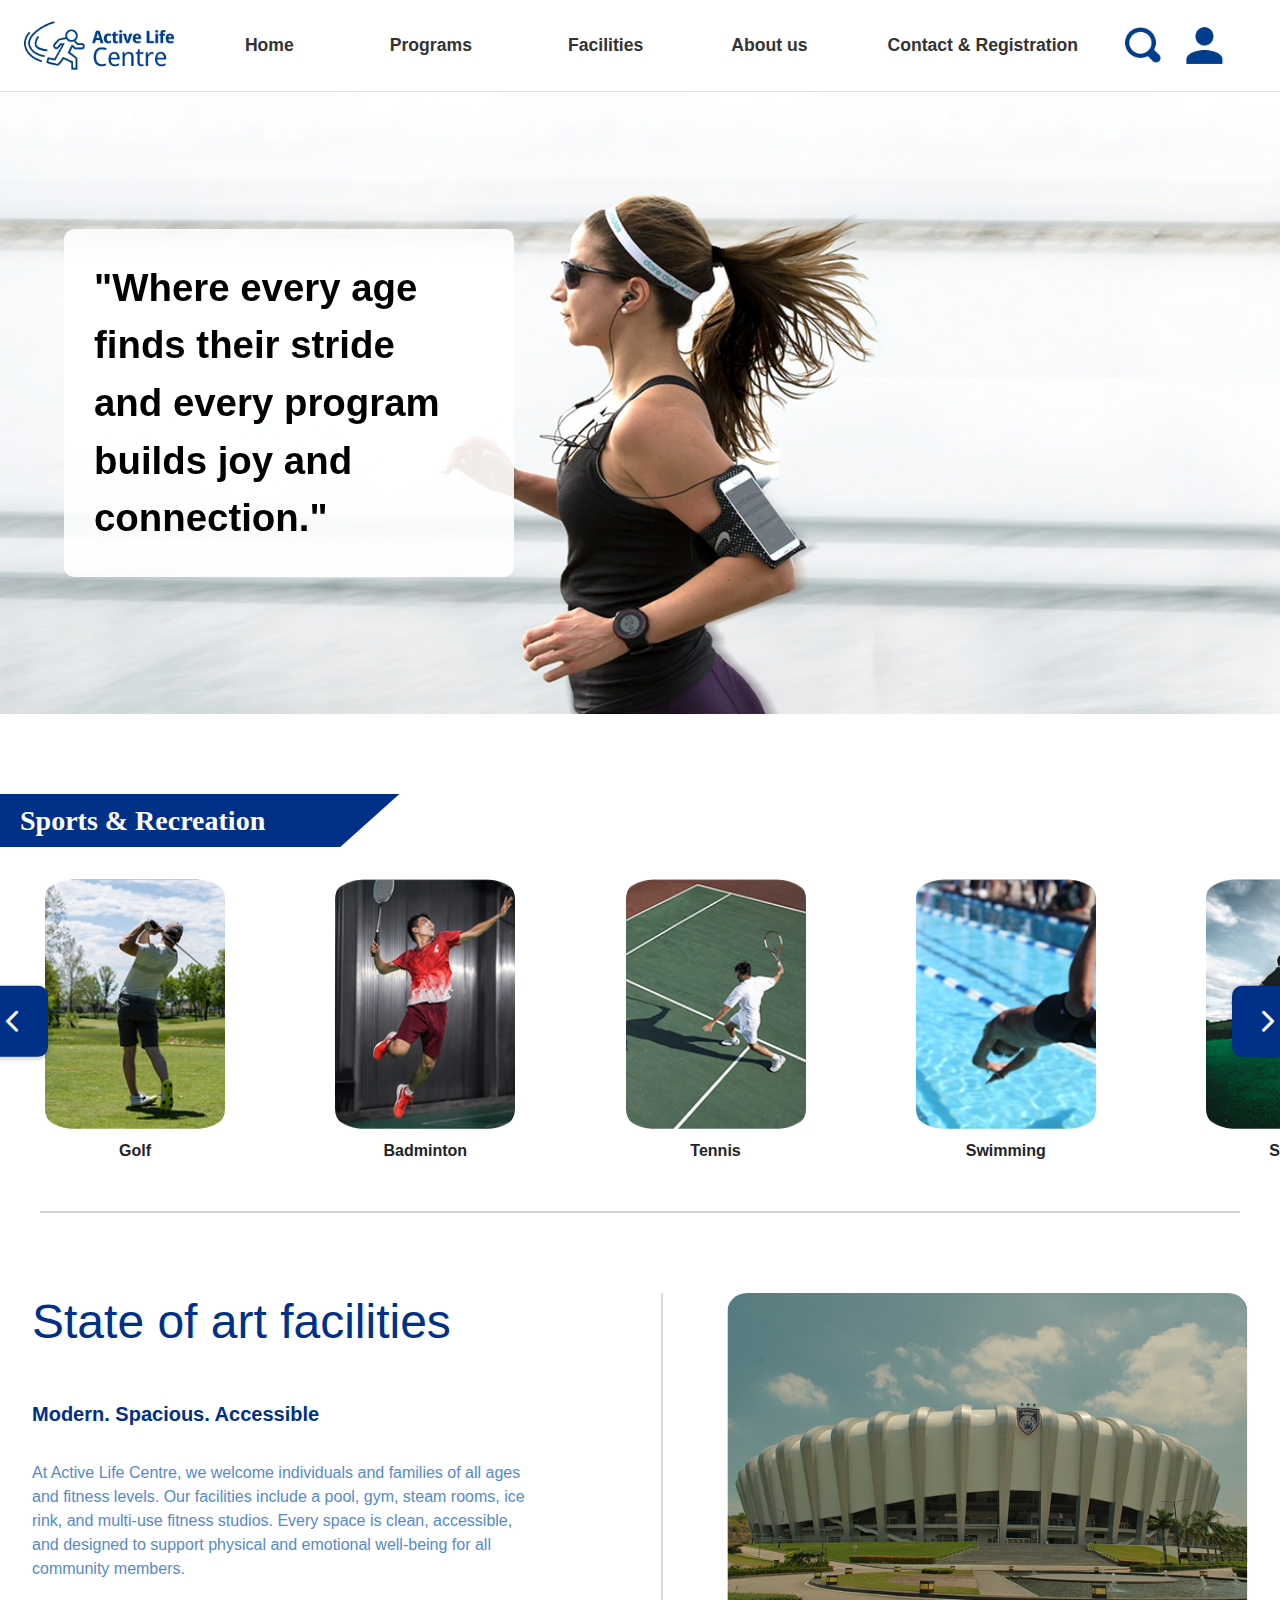
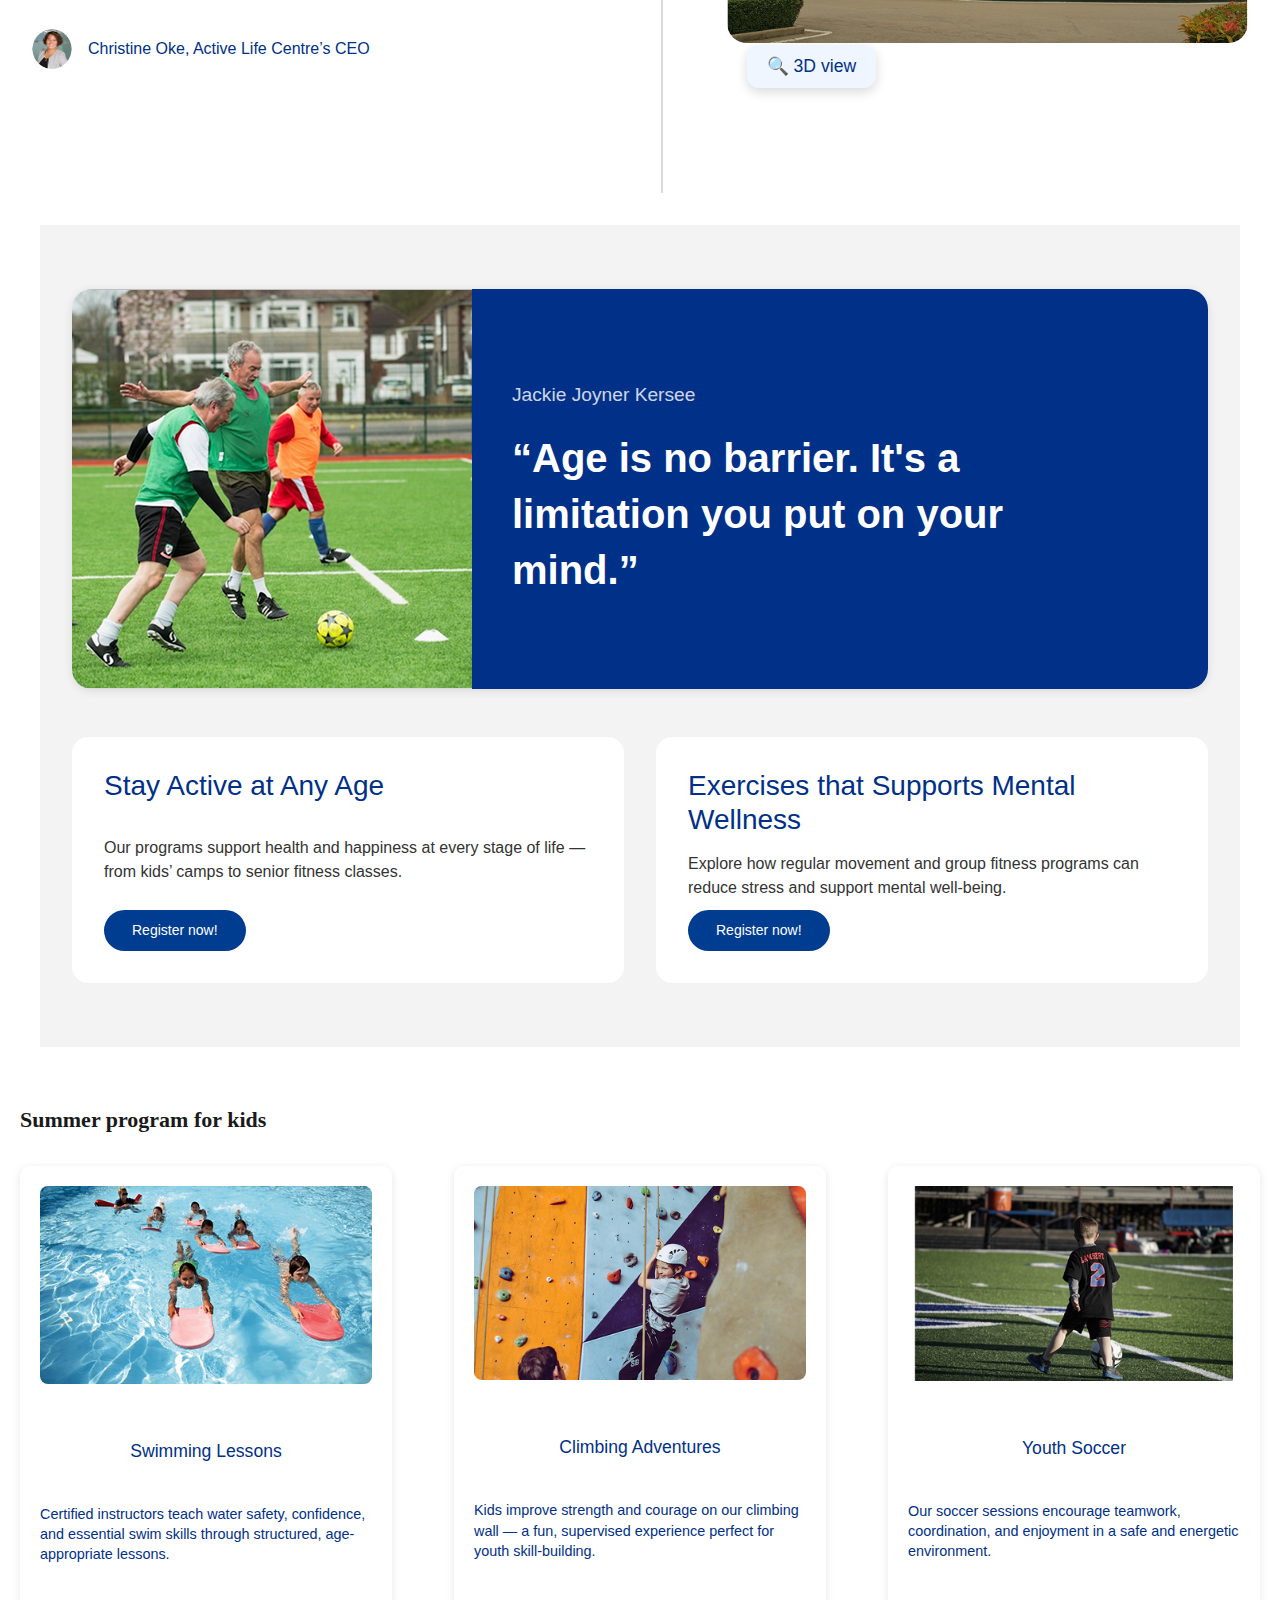
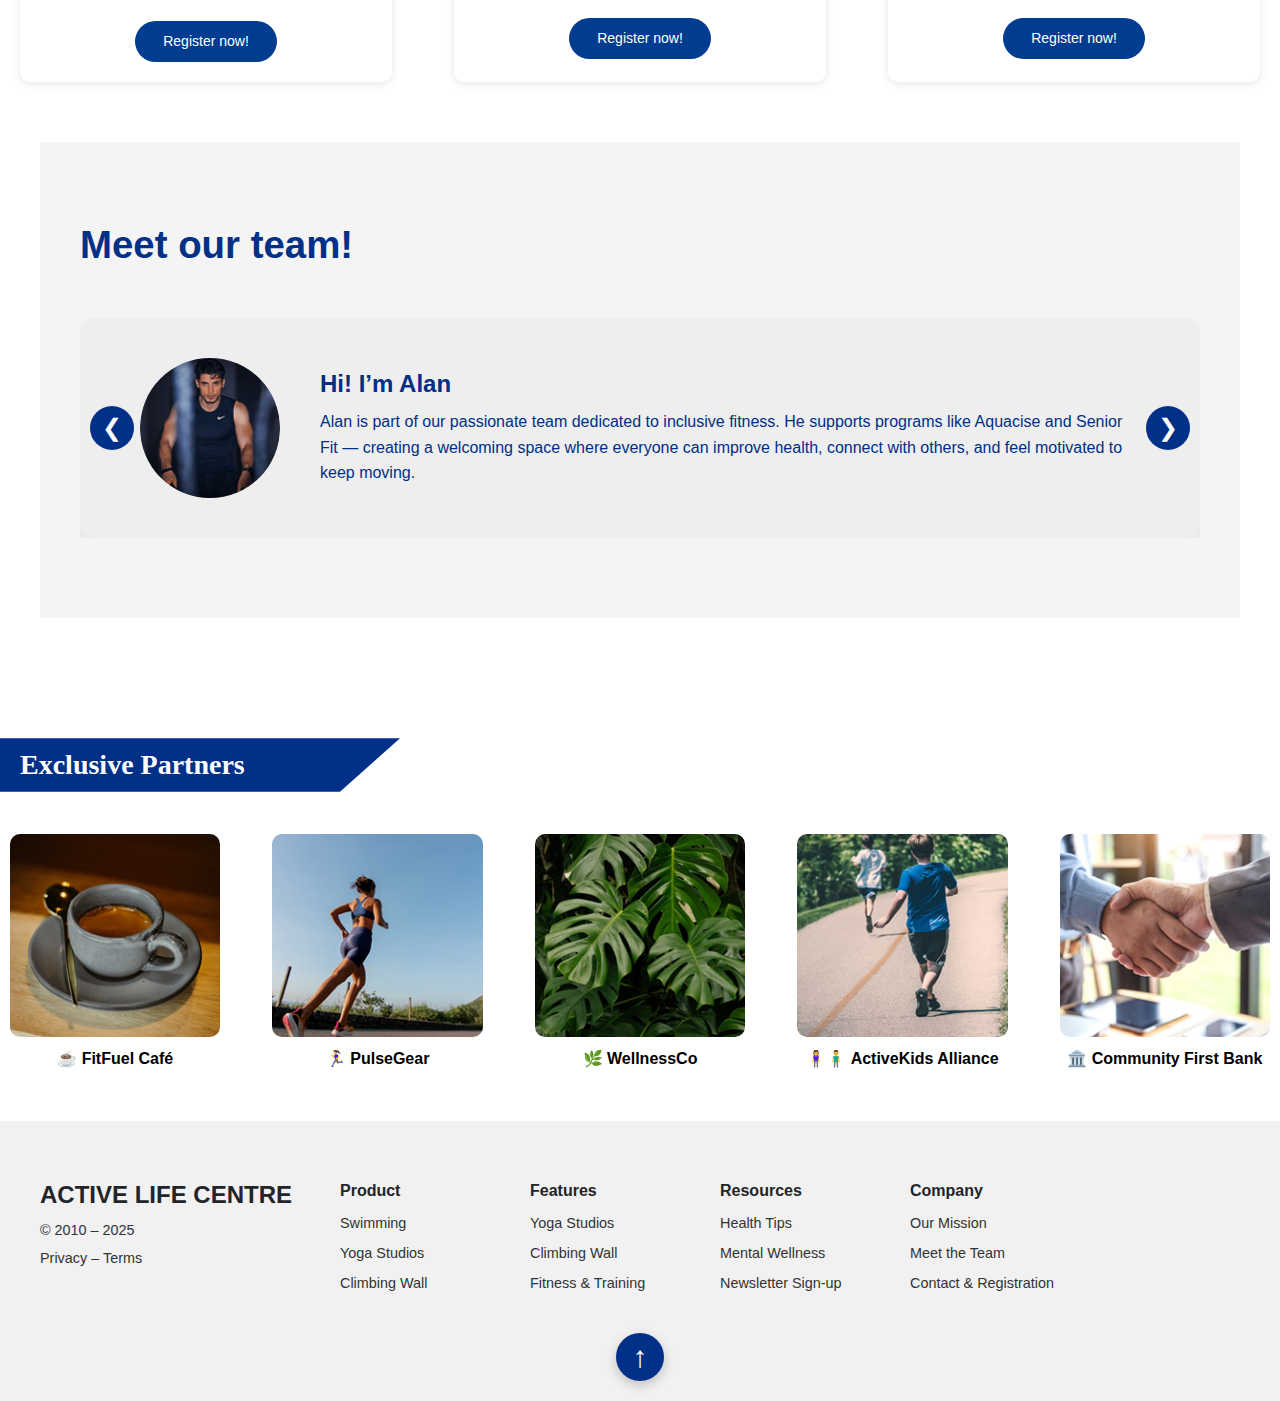
<file: index.html>
<!DOCTYPE html>
<html lang="en">
<head>
  <meta charset="UTF-8" />
  <meta name="viewport" content="width=device-width, initial-scale=1.0" />
  <title>Active Life Centre | Home</title>

  <!-- Bootstrap CSS -->
  <link href="https://cdn.jsdelivr.net/npm/bootstrap@5.3.3/dist/css/bootstrap.min.css" rel="stylesheet">

  <!-- Font Awesome -->
  <link rel="stylesheet" href="https://cdnjs.cloudflare.com/ajax/libs/font-awesome/6.5.0/css/all.min.css">

  <!-- Custom CSS -->
  <link rel="stylesheet" href="css/style.css">
</head>

<body>

<!-- ✅ NAVIGATION BAR -->
<nav class="navbar navbar-expand-lg bg-white py-3 border-bottom">
  <div class="container-fluid px-4">
    <!-- Logo -->
<a class="navbar-brand d-flex align-items-center" href="index.html">
  <img src="images/home/logo.png" alt="Active Life Centre Logo" class="logo-img me-">
</a>

    <!-- Navigation links -->
    <div class="collapse navbar-collapse justify-content-center" id="mainNav">
      <ul class="navbar-nav">
        <li class="nav-item px-2"><a class="nav-link" href="index.html">Home</a></li>
        <li class="nav-item px-2"><a class="nav-link" href="program.html">Programs</a></li>
        <li class="nav-item px-2"><a class="nav-link" href="facilities.html">Facilities</a></li>
        <a class="nav-link" href="#" onclick="toggleTeamPopup()">About us</a>
        <a class="nav-link" href="#" id="contactLink">Contact & Registration</a>
    </ul>
    </div>

    <!-- Right Icons -->
    <div class="d-flex align-items-center">
      <!-- Search -->
      <div class="dropdown me-3">
        <a href="#" class="nav-link" id="searchDropdown" data-bs-toggle="dropdown" aria-expanded="false">
          <img src="images/home/search.png" alt="Search" width="36" height="36">
        </a>
        <div class="dropdown-menu dropdown-menu-end p-3 shadow" style="min-width: 250px;">
          <h6 class="fw-bold text-primary mb-2">Search Active Life</h6>
          <div class="input-group mb-2">
            <span class="input-group-text"><i class="fa fa-search"></i></span>
            <input type="text" class="form-control" placeholder="Search">
          </div>
          <small>• Try “badminton”<br>• Try “summer kids program”<br>• Try “fitness classes”</small>
        </div>
      </div>

      <!-- Account -->
      <div class="dropdown">
        <a href="#" class="nav-link" id="accountDropdown" data-bs-toggle="dropdown" aria-expanded="false">
          <img src="images/home/user- icon.png" alt="User" width="55" height="55">
        </a>
        <div class="dropdown-menu dropdown-menu-end p-3 shadow" style="min-width: 220px;">
          <a class="dropdown-item" href="#">My account</a>
          <a class="dropdown-item" href="#">My Court rentals</a>
          <a class="dropdown-item" href="#">My programs</a>
          <a class="dropdown-item d-flex justify-content-between align-items-center" href="#">
            Language <img src="images/uk-flag.png" width="20" alt="EN">
          </a>
          <div class="text-center mt-2">
            <button class="btn btn-primary btn-sm">Sign out</button>
          </div>
        </div>
      </div>

      <!-- Hamburger for mobile -->
      <button class="navbar-toggler ms-3 d-lg-none" type="button" data-bs-toggle="collapse" data-bs-target="#mainNav">
        <span class="navbar-toggler-icon"></span>
      </button>
    </div>
  </div>
</nav>

<!-- Hero Section -->
<div id="heroCarousel" class="carousel slide" data-bs-ride="carousel">
    <div class="carousel-inner">
      <div class="carousel-item active">
        <img src="images/home/runner.png" class="d-block w-100" alt="Hero Image 1">
        <div class="carousel-caption d-none d-md-block text-start custom-caption">
          <h2>"Where every age <br>finds their stride<br>and every program builds joy and connection."</h2>
        </div>
      </div>
      <div class="carousel-item">
        <img src="images/home/swimming-hero.png" class="d-block w-100" alt="Hero Image 2">
        <div class="carousel-caption d-none d-md-block text-start custom-caption">
          <h2>"Join our community <br> of active living today!"</h2>
        </div>
      </div>
      <div class="carousel-item">
        <img src="images/home/golf-hero.png" class="d-block w-100" alt="Hero Image 3">
        <div class="carousel-caption d-none d-md-block text-start custom-caption">
          <h2>"Your journey to <br> wellness starts here."</h2>
        </div>
      </div>
    </div>
  
    <section class="sports-section">
        <h2 class="section-title">
          <span class="title-bg">Sports & Recreation</span>
        </h2>
      
        <div class="sports-carousel-wrapper">
          <button class="sports-arrow sports-prev" onclick="scrollSports('prev')">
            <i class="fas fa-chevron-left"></i>
          </button>
      
          <div class="sports-carousel" id="sports-carousel">
            <div class="sports-card"><img src="images/home/golf.png" alt="Golf"><p>Golf</p></div>
            <div class="sports-card"><img src="images/home/badminton.png" alt="Badminton"><p>Badminton</p></div>
            <div class="sports-card"><img src="images/home/tennis.png" alt="Tennis"><p>Tennis</p></div>
            <div class="sports-card"><img src="images/home/swimming.png" alt="Swimming"><p>Swimming</p></div>
            <div class="sports-card"><img src="images/home/soccer.png" alt="Soccer"><p>Soccer</p></div>
            <div class="sports-card"><img src="images/home/hiking.png" alt="Hiking"><p>Hiking</p></div>
            <div class="sports-card"><img src="images/home/yoga.png" alt="Yoga"><p>Yoga</p></div>
          </div>
      
          <button class="sports-arrow sports-next" onclick="scrollSports('next')">
            <i class="fas fa-chevron-right"></i>
          </button>
        </div>
      </section>
      
        <hr class="section-divider" />

      
        <section class="facility-section">
            <div class="facility-content">
              <div class="text-area">
                <h2>State of art facilities</h2>
                <p class="subtitle">Modern. Spacious. Accessible</p>
                <p class="description">
                  At Active Life Centre, we welcome individuals and families of all ages and fitness levels. 
                  Our facilities include a pool, gym, steam rooms, ice rink, and multi-use fitness studios. 
                  Every space is clean, accessible, and designed to support physical and emotional well-being for all community members.
                </p>
          
                <a href="https://www.christinecallahanoke.com/about" target="_blank" class="ceo-link">
                  <img src="images/home/christine.png" alt="Christine Oke" class="ceo-avatar">
                  <span>Christine Oke, Active Life Centre’s CEO</span>
                </a>
              </div>
          
              <div class="vertical-divider"></div>
          
              <div class="image-area">
                <img src="images/home/3d.png" alt="Facility" class="facility-image">
                <button class="view-3d-btn" onclick="openPopup()">🔍 3D view</button>
              </div>
            </div>
          
            <!-- Popup -->
            <div class="popup" id="popup">
              <div class="popup-box">
                <span class="popup-close" onclick="closePopup()">×</span>
                <p>🔍 Virtual Tour <br> Coming Soon!</p>
              </div>
            </div>
          </section>

          <div class="program-section">
            <div class="program-row center-row">
              <div class="image-quote">
                <img src="images/home/media.png" alt="Kick Image" />
                <div class="quote-box">
                  <p class="quote-author">Jackie Joyner Kersee</p>
                  <p class="quote-text">“Age is no barrier. It's a limitation you put on your mind.”</p>
                </div>
                
              </div>
            </div>
          
            <div class="program-row card-row">
              <div class="text-block">
                <h3>Stay Active at Any Age</h3>
                <p>Our programs support health and happiness at every stage of life — from kids’ camps to senior fitness classes.</p>
                <a href="#popupOverlay" class="register-btn open-popup">Register now!</a>
            </div>
          
              <div class="text-block">
                <h3>Exercises that Supports Mental Wellness</h3>
                <p>Explore how regular movement and group fitness programs can reduce stress and support mental well-being.                </p>
                <a href="#popupOverlay" class="register-btn open-popup">Register now!</a>
            </div>
            </div>
          </div>
          
 <!-- Summer program for kids Section -->
<section class="summer-program">
    <h2 class="section-title">Summer program for kids</h2>
    <div class="program-cards">
      <!-- Card 1 -->
      <div class="program-card">
        <img src="images/home/swimming-lessons.png" alt="Swimming Lessons">
        <h3>Swimming Lessons</h3>
        <p>Certified instructors teach water safety, confidence, and essential swim skills through structured, age-appropriate lessons.</p>
        <a href="#popupOverlay" class="register-btn open-popup">Register now!</a>
    </div>
  
      <!-- Card 2 -->
      <div class="program-card">
        <img src="images/home/climbing-adventures.png" alt="Climbing Adventures">
        <h3>Climbing Adventures</h3>
        <p>Kids improve strength and courage on our climbing wall — a fun, supervised experience perfect for youth skill-building.</p>
        <a href="#popupOverlay" class="register-btn open-popup">Register now!</a>
    </div>
  
      <!-- Card 3 -->
      <div class="program-card">
        <img src="images/home/youth-soccer.png" alt="Youth Soccer">
        <h3>Youth Soccer</h3>
        <p>Our soccer sessions encourage teamwork, coordination, and enjoyment in a safe and energetic environment.</p>
        <a href="#popupOverlay" class="register-btn open-popup">Register now!</a>
    </div>
    </div>
  </section>
  <!-- Meet The Team -->
<section class="team-section">
  <h2 class="team-title">Meet our team!</h2>

  <div class="team-carousel-wrapper">
    <button class="team-arrow team-prev">&#10094;</button>

    <div class="team-carousel">
      <!-- Alan -->
      <div class="team-member">
        <img src="images/home/alan.png" class="team-photo" alt="Alan" />
        <div class="team-info">
          <h3 class="team-name">Hi! I’m Alan</h3>
          <p class="team-desc">
            Alan is part of our passionate team dedicated to inclusive fitness.
            He supports programs like Aquacise and Senior Fit —
            creating a welcoming space where everyone can improve health,
            connect with others, and feel motivated to keep moving.
          </p>
        </div>
      </div>

      <!-- Tom -->
      <div class="team-member">
        <img src="images/home/tom.png" class="team-photo" alt="Tom" />
        <div class="team-info">
          <h3 class="team-name">Hi! I’m Tom</h3>
          <p class="team-desc">
            Tom is a dedicated Facilities Manager who ensures that every court,
            room, and amenity is clean, accessible, and ready for use.
            He believes in building safe and welcoming spaces for every member
            of the community.
          </p>
        </div>
      </div>

      <!-- Sandra -->
      <div class="team-member">
        <img src="images/home/sandra.png" class="team-photo" alt="Sandra" />
        <div class="team-info">
          <h3 class="team-name">Hi! I’m Sandra</h3>
          <p class="team-desc">
            Sandra is the creative mind behind our youth programs.
            She develops engaging activities for kids and teens, encouraging
            confidence, friendship, and active lifestyles through fun and inclusive events.
          </p>
        </div>
      </div>
    </div>

    <button class="team-arrow team-next">&#10095;</button>
  </div>
</section>


      <section class="partners-section">
        <h2 class="section-title"><span class="title-bg">Exclusive Partners</span></h2>
        <div class="partner-logos">
          <div class="partner-card">
            <img src="images/home/cafe.png" alt="FitFuel Café">
            <p>☕ <strong>FitFuel Café</strong></p>
          </div>
          <div class="partner-card">
            <img src="images/home/gear.png" alt="PulseGear">
            <p>🏃‍♀️ <strong>PulseGear</strong></p>
          </div>
          <div class="partner-card">
            <img src="images/home/plant.png" alt="WellnessCo">
            <p>🌿 <strong>WellnessCo</strong></p>
          </div>
          <div class="partner-card">
            <img src="images/home/kids-alliance.png" alt="ActiveKids Alliance">
            <p>🧍‍♀️🧍‍♂️ <strong>ActiveKids Alliance</strong></p>
          </div>
          <div class="partner-card">
            <img src="images/home/bank.png" alt="Community First Bank">
            <p>🏛️ <strong>Community First Bank</strong></p>
          </div>
        </div>
      </section>
      
  <footer class="site-footer">
  <div class="footer-container">
    <div class="footer-left">
      <h4>ACTIVE LIFE CENTRE</h4>
      <p>© 2010 – 2025</p>
      <p><a href="#">Privacy</a> – <a href="#">Terms</a></p>
    </div>

    <div class="footer-columns">
      <div class="footer-col">
        <h5>Product</h5>
        <ul>
          <li><a href="#">Swimming</a></li>
          <li><a href="#">Yoga Studios</a></li>
          <li><a href="#">Climbing Wall</a></li>
        </ul>
      </div>
      <div class="footer-col">
        <h5>Features</h5>
        <ul>
          <li><a href="#">Yoga Studios</a></li>
          <li><a href="#">Climbing Wall</a></li>
          <li><a href="#">Fitness & Training</a></li>
        </ul>
      </div>
      <div class="footer-col">
        <h5>Resources</h5>
        <ul>
          <li><a href="#">Health Tips</a></li>
          <li><a href="#">Mental Wellness</a></li>
          <li><a href="#">Newsletter Sign-up</a></li>
        </ul>
      </div>
      <div class="footer-col">
        <h5>Company</h5>
        <ul>
          <li><a href="#">Our Mission</a></li>
          <li><a href="#">Meet the Team</a></li>
          <li><a href="#">Contact & Registration</a></li>
        </ul>
      </div>
    </div>
  </div>

  <!-- Scroll-to-top button -->
  <div class="scroll-top">
    <a href="#"><span class="arrow">&#8593;</span></a>
  </div>
</footer>

  
  
<!-- ✅ Meet the Team Popup -->
<div class="team-popup-overlay" id="teamPopup">
  <div class="team-popup">
    <h2 class="team-title">Meet our team!</h2>
    <div class="team-card" id="teamCard">
      <img src="images/home/alan.png" alt="Alan">
      <div class="team-info">
        <h3>Hi! I’m Alan</h3>
        <p>Alan is part of our passionate team dedicated to inclusive fitness. He supports programs like Aquacise and Senior Fit — creating a welcoming space where everyone can improve health, connect with others, and feel motivated to keep moving.</p>
      </div>
    </div>
    <div class="d-flex justify-content-between mt-4">
      <button class="prev-btn" onclick="prevTeam()">←</button>
      <button class="next-btn" onclick="nextTeam()">→</button>
    </div>
  </div>
</div>

<script>
  const teamMembers = [
    {
      name: "Hi! I’m Alan",
      img: "images/home/alan.png",
      desc: "Alan is part of our passionate team dedicated to inclusive fitness. He supports programs like Aquacise and Senior Fit — creating a welcoming space where everyone can improve health, connect with others, and feel motivated to keep moving."
    },
    {
      name: "Hi! I’m Tom",
      img: "images/home/tom.png",
      desc: "Tom is a dedicated Facilities Manager who ensures that every court, room, and amenity is clean, accessible, and ready for use. He believes in building safe and welcoming spaces for every member of the community."
    },
    {
      name: "Hi! I’m Sandra",
      img: "images/home/sandra.png",
      desc: "Sandra is the creative mind behind our youth programs. She develops engaging activities for kids and teens, encouraging confidence, friendship, and active lifestyles through fun and inclusive events."
    }
  ];


  function updateTeamCard() {
    const teamCard = document.getElementById("teamCard");
    teamCard.innerHTML = `
      <img src="${teamMembers[currentIndex].img}" alt="${teamMembers[currentIndex].name}">
      <div class="team-info">
        <h3>${teamMembers[currentIndex].name}</h3>
        <p>${teamMembers[currentIndex].desc}</p>
      </div>
    `;
  }

  function prevTeam() {
    currentIndex = (currentIndex - 1 + teamMembers.length) % teamMembers.length;
    updateTeamCard();
  }

  function nextTeam() {
    currentIndex = (currentIndex + 1) % teamMembers.length;
    updateTeamCard();
  }

  function toggleTeamPopup() {
    const popup = document.getElementById("teamPopup");
    if (popup.style.display === "flex") {
      popup.style.display = "none";
    } else {
      popup.style.display = "flex";
      updateTeamCard();
    }
  }
</script>

    <!-- Contact Popup Overlay -->
<div class="popup-overlay" id="popupOverlay">
    <div class="contact-popup">
      <h3>Stay Connected with Active Life</h3>
      <form>
        <input type="text" placeholder="Your Full Name" required>
        <input type="email" placeholder="Your @email.com" required>
        <input type="text" placeholder="Social Media (Optional)">
        <textarea rows="3" placeholder="Let us know what you're interested in..."></textarea>
        <button type="submit">Submit</button>
      </form>
    </div>
  </div>
    
<!-- ✅ BOOTSTRAP JS -->
<script src="https://cdn.jsdelivr.net/npm/bootstrap@5.3.3/dist/js/bootstrap.bundle.min.js"></script>
<script>
    const caroousel = document.getElementById('sports-carousel');
    const nextButton = document.querySelector('.sports-next');
  
    let scrollAmount = 0;
  
    function scrollSports() {
      const containerWidth = carousel.clientWidth;
      const cardWidth = carousel.querySelector('.sports-card').offsetWidth + 16; 
  
      scrollAmount += cardWidth * 3; 
  
      if (scrollAmount >= carousel.scrollWidth - containerWidth) {
        scrollAmount = 0; 
      }
  
      carousel.style.transform = `translateX(-${scrollAmount}px)`;
    }
  </script>
  <script>
    function scrollSports(direction) {
      const container = document.getElementById('sports-carousel');
      const scrollAmount = container.offsetWidth / 2;
  
      if (direction === 'next') {
        container.scrollBy({ left: scrollAmount, behavior: 'smooth' });
      } else if (direction === 'prev') {
        container.scrollBy({ left: -scrollAmount, behavior: 'smooth' });
      }
    }
  </script>
  
  <script>
    function openPopup() {
      document.getElementById("popup").style.display = "block";
    }
  
    function closePopup() {
      document.getElementById("popup").style.display = "none";
    }
  </script>

<script>
    function togglePopup() {
      const popup = document.getElementById("popupForm");
      popup.classList.toggle("active");
    }
  </script>
  <script>
    function openContactPopup() {
      document.getElementById('popupOverlay').classList.add('active');
    }
  
    document.getElementById('popupOverlay').addEventListener('click', function (e) {
      if (e.target === this) {
        this.classList.remove('active');
      }
    });
  </script>

<script>
    document.querySelectorAll('.open-popup').forEach(btn => {
      btn.addEventListener('click', function(e) {
        e.preventDefault(); 
        document.getElementById('popupOverlay').classList.add('active');
      });
    });
  
    document.getElementById('popupOverlay').addEventListener('click', function(e) {
      if (e.target === this) {
        this.classList.remove('active');
      }
    });
  </script>
  
  <script>
    document.getElementById("contactLink").addEventListener("click", function(e) {
      e.preventDefault(); 
      document.getElementById("popupOverlay").classList.toggle("active");
    });
  </script>
  
  <script>
    function toggleTeamPopup() {
      const popup = document.getElementById("teamPopup");
      popup.style.display = popup.style.display === "flex" ? "none" : "flex";
    }
  
    document.addEventListener("click", function (e) {
      const popup = document.getElementById("teamPopup");
      if (e.target === popup) {
        popup.style.display = "none";
      }
    });
  </script>
  
  <script>
    const carousel = document.querySelector(".team-carousel");
    const members = document.querySelectorAll(".team-member");
    const prevBtn = document.querySelector(".team-prev");
    const nextBtn = document.querySelector(".team-next");
  
    let currentIndex = 0;
  
    function updateCarousel() {
      const offset = -currentIndex * 100;
      carousel.style.transform = `translateX(${offset}%)`;
    }
  
    prevBtn.addEventListener("click", () => {
      currentIndex = (currentIndex - 1 + members.length) % members.length;
      updateCarousel();
    });
  
    nextBtn.addEventListener("click", () => {
      currentIndex = (currentIndex + 1) % members.length;
      updateCarousel();
    });
  
  </script>

<script>
  document.addEventListener("DOMContentLoaded", () => {
    const carousel = document.querySelector(".team-carousel");
    const members = document.querySelectorAll(".team-member");
    const prevBtn = document.querySelector(".team-prev");
    const nextBtn = document.querySelector(".team-next");
    let currentIndex = 0;

    function updateCarousel() {
      const offset = -currentIndex * 100;
      carousel.style.transform = `translateX(${offset}%)`;
    }

    prevBtn.addEventListener("click", () => {
      currentIndex = (currentIndex - 1 + members.length) % members.length;
      updateCarousel();
    });

    nextBtn.addEventListener("click", () => {
      currentIndex = (currentIndex + 1) % members.length;
      updateCarousel();
    });

    updateCarousel();
  });
</script>

</body>
</html>
</file>
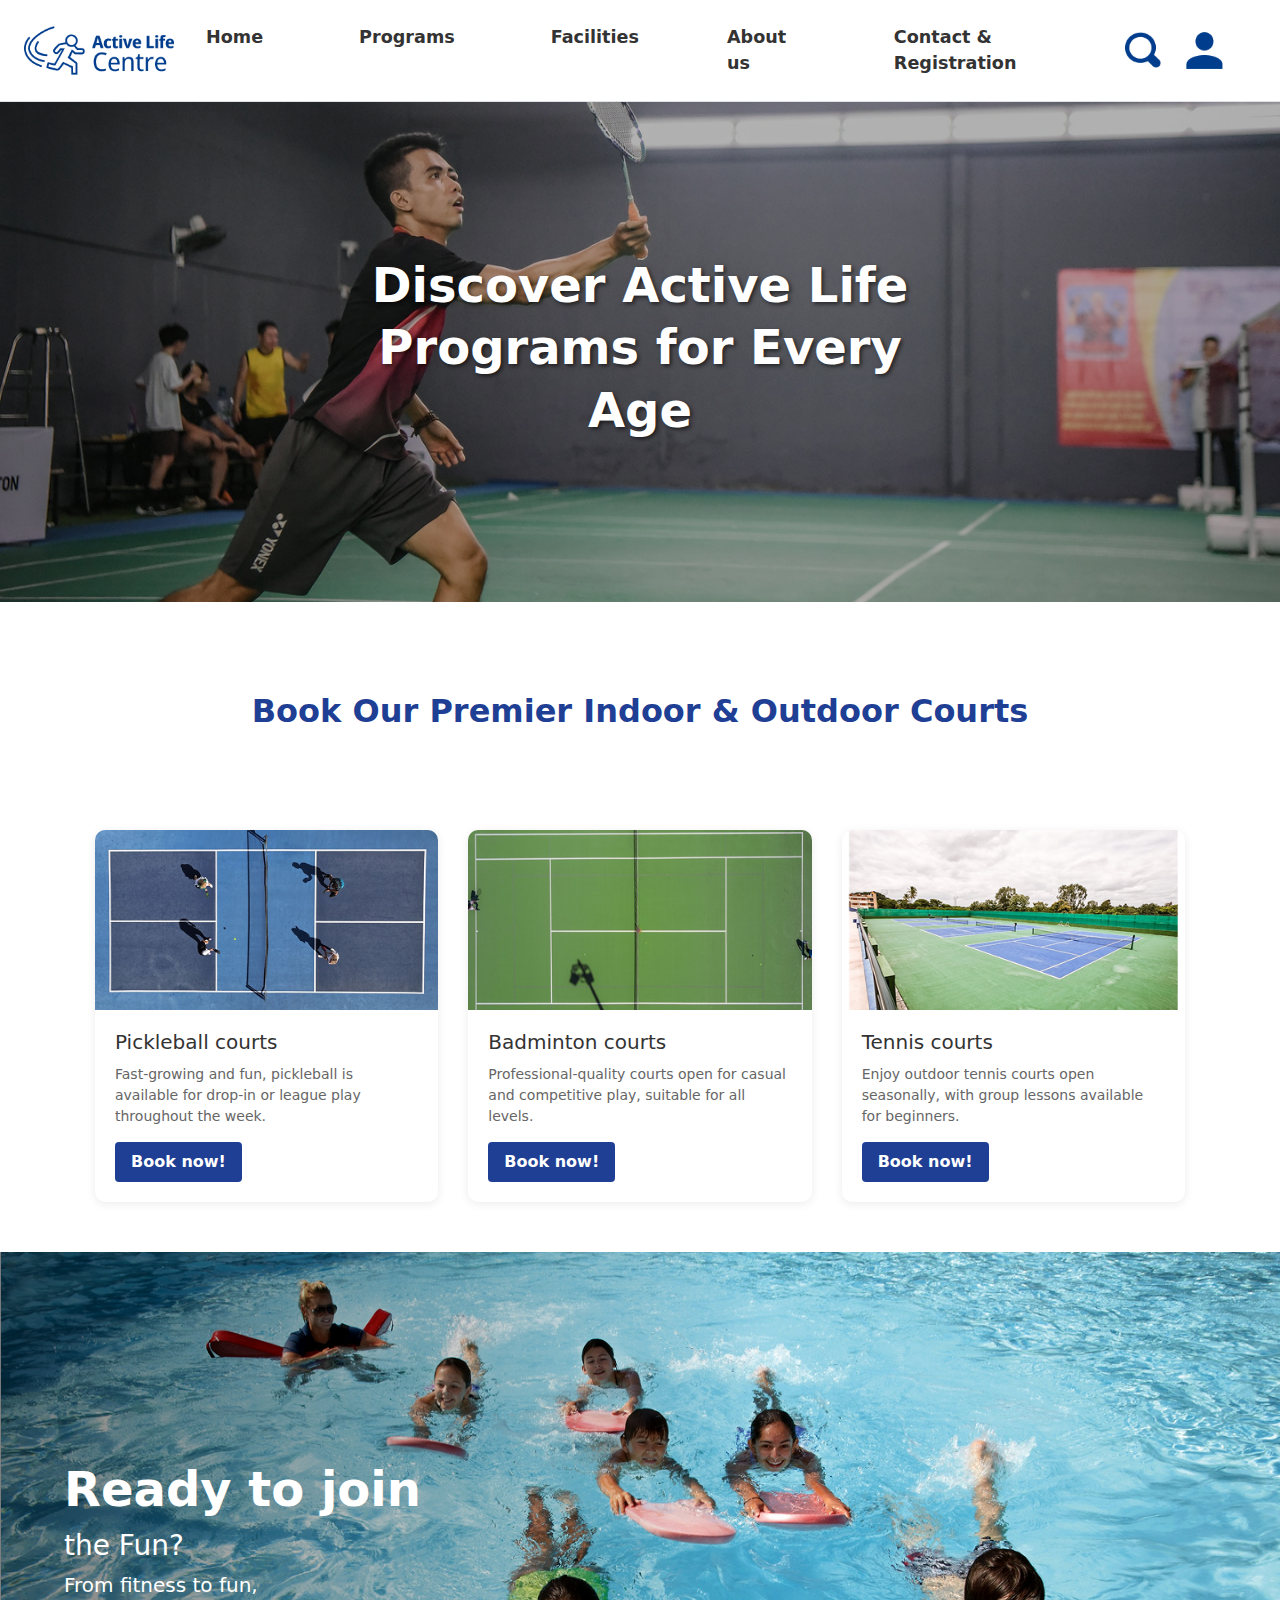
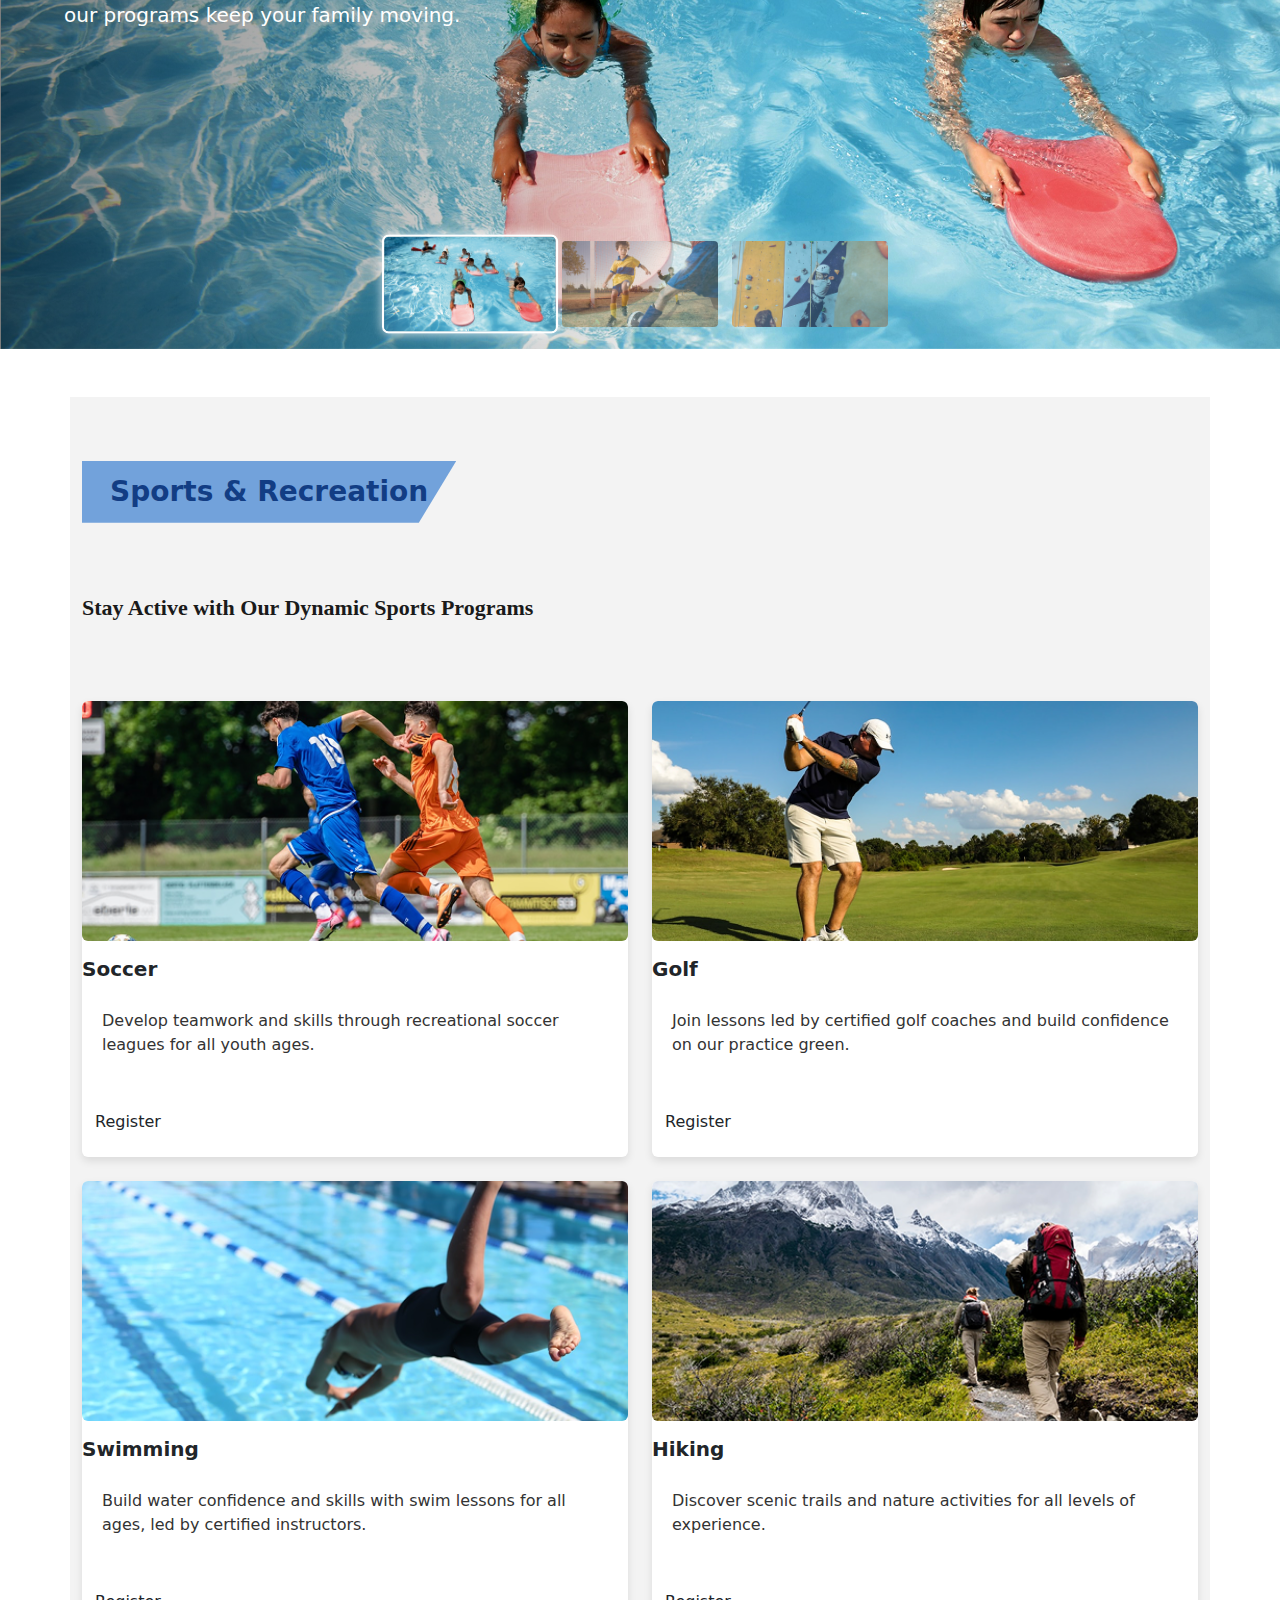
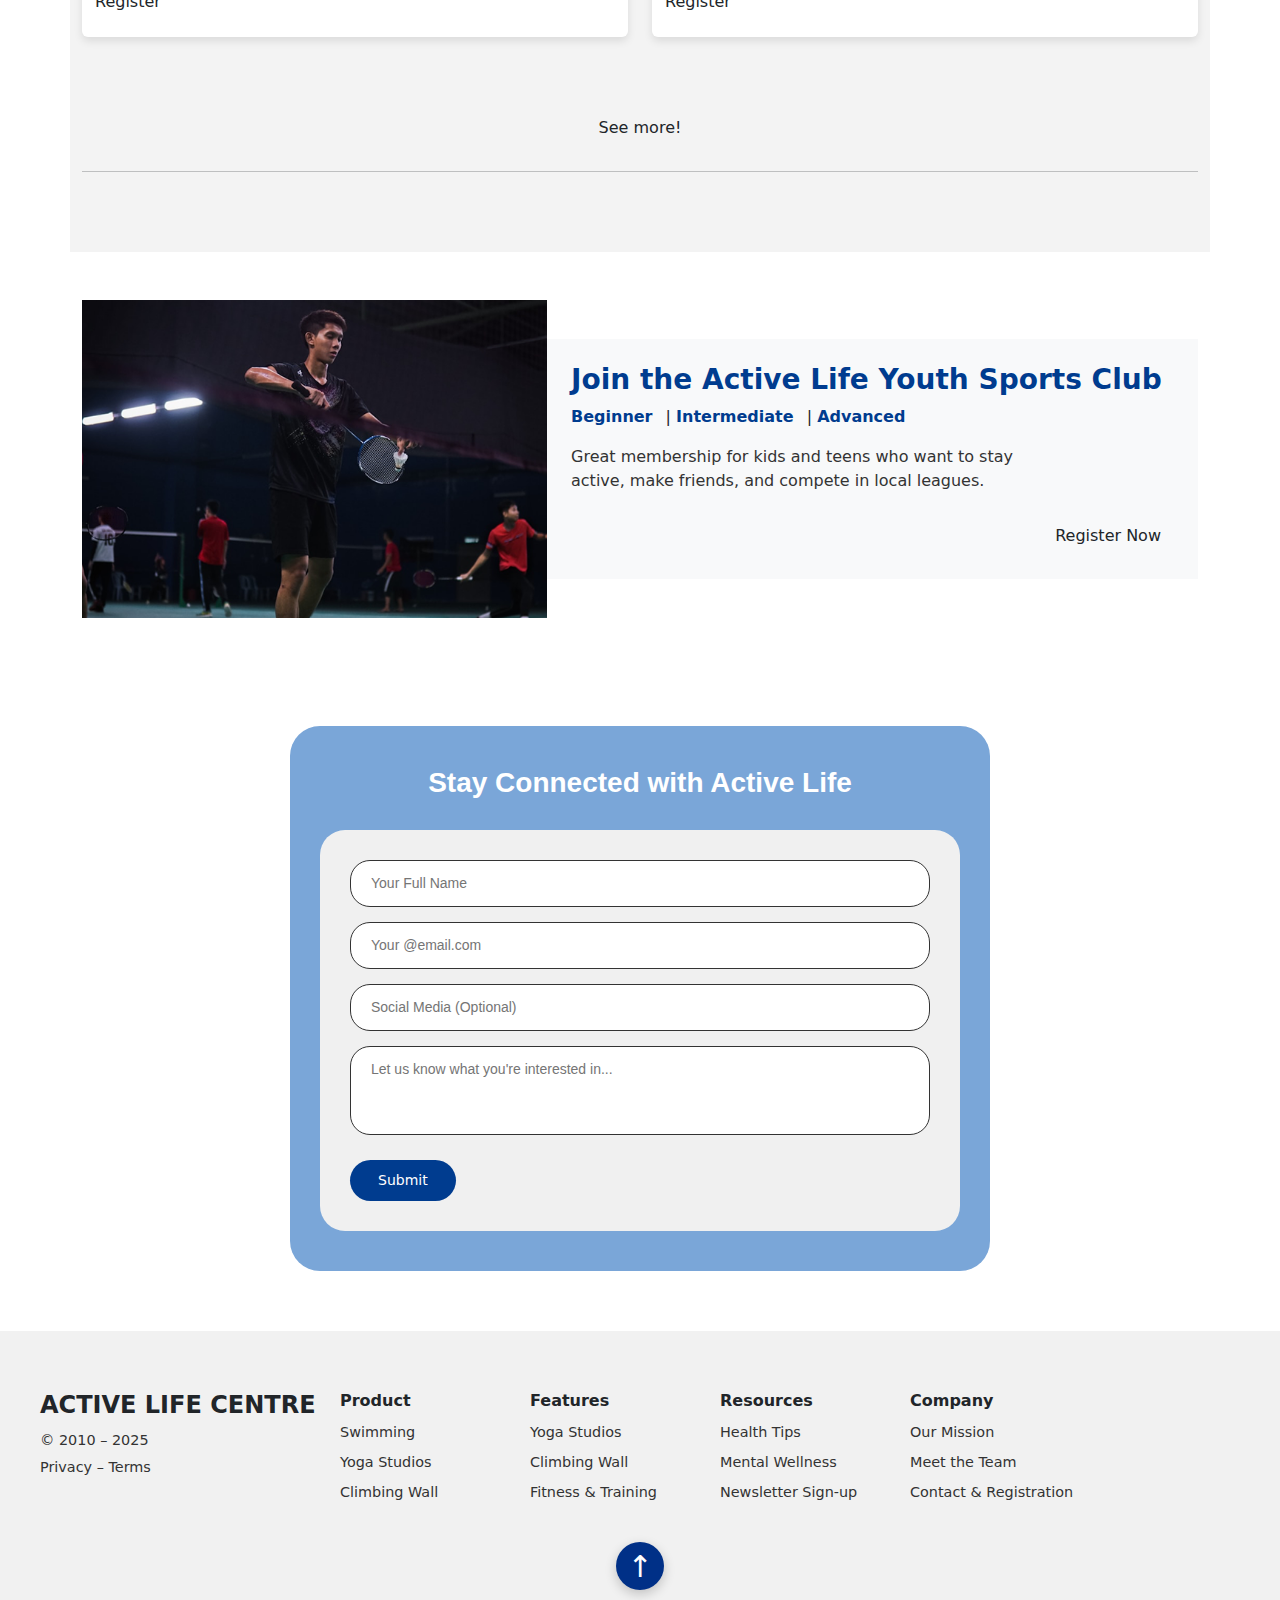
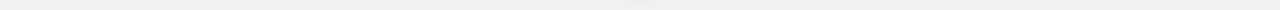
<file: program.html>
<!DOCTYPE html>
<html lang="en">
<head>
  <meta charset="UTF-8" />
  <meta name="viewport" content="width=device-width, initial-scale=1.0" />
  <title>Active Life Centre | Home</title>

  <!-- Bootstrap CSS -->
  <link href="https://cdn.jsdelivr.net/npm/bootstrap@5.3.3/dist/css/bootstrap.min.css" rel="stylesheet">

  <!-- Font Awesome -->
  <link rel="stylesheet" href="css/style.css">

  <!-- Custom CSS -->
  <link rel="stylesheet" href="css/style.css">
</head>

<body>

<!-- ✅ NAVIGATION BAR -->
<nav class="navbar navbar-expand-lg bg-white py-3 border-bottom">
  <div class="container-fluid px-4">
    <!-- Logo -->
    <a class="navbar-brand d-flex align-items-center" href="index.html">
      <img src="images/program/logo.png" alt="Logo" class="logo-img me-">
    </a>

    <!-- Navigation links -->
    <div class="collapse navbar-collapse justify-content-center" id="mainNav">
      <ul class="navbar-nav">
        <li class="nav-item px-2"><a class="nav-link" href="index.html">Home</a></li>
        <li class="nav-item px-2"><a class="nav-link" href="program.html">Programs</a></li>
        <li class="nav-item px-2"><a class="nav-link" href="facilities.html">Facilities</a></li>
        <a class="nav-link" href="#" onclick="toggleTeamPopup()">About us</a>
        <a class="nav-link" href="#" id="contactLink">Contact & Registration</a>
    </ul>
    </div>

    <!-- Right Icons -->
    <div class="d-flex align-items-center">
      <!-- Search -->
      <div class="dropdown me-3">
        <a href="#" class="nav-link" id="searchDropdown" data-bs-toggle="dropdown" aria-expanded="false">
          <img src="images/program/search.png" alt="Search" width="36" height="36">
        </a>
        <div class="dropdown-menu dropdown-menu-end p-3 shadow" style="min-width: 250px;">
          <h6 class="fw-bold text-primary mb-2">Search Active Life</h6>
          <div class="input-group mb-2">
            <span class="input-group-text"><i class="fa fa-search"></i></span>
            <input type="text" class="form-control" placeholder="Search">
          </div>
          <small>• Try “badminton”<br>• Try “summer kids program”<br>• Try “fitness classes”</small>
        </div>
      </div>

      <!-- Account -->
      <div class="dropdown">
        <a href="#" class="nav-link" id="accountDropdown" data-bs-toggle="dropdown" aria-expanded="false">
          <img src="images/program/user-icon.png" alt="User" width="55" height="55">
        </a>
        <div class="dropdown-menu dropdown-menu-end p-3 shadow" style="min-width: 220px;">
          <a class="dropdown-item" href="#">My account</a>
          <a class="dropdown-item" href="#">My Court rentals</a>
          <a class="dropdown-item" href="#">My programs</a>
          <a class="dropdown-item d-flex justify-content-between align-items-center" href="#">
            Language <img src="images/uk-flag.png" width="20" alt="EN">
          </a>
          <div class="text-center mt-2">
            <button class="btn btn-primary btn-sm">Sign out</button>
          </div>
        </div>
      </div>

      <!-- Hamburger for mobile -->
      <button class="navbar-toggler ms-3 d-lg-none" type="button" data-bs-toggle="collapse" data-bs-target="#mainNav">
        <span class="navbar-toggler-icon"></span>
      </button>
    </div>
  </div>
</nav>
<!-- Program Hero Section -->
<section class="program-hero">
    <img src="images/program/badminton- player.png" alt="Badminton Player" class="hero-image">
    <div class="hero-text">
      <h1>Discover Active Life<br>Programs for Every Age</h1>
    </div>
  </section>

<!-- Book Our Premier Indoor & Outdoor Courts -->
<section class="courts-section">
    <h2 class="courts-title">Book Our Premier Indoor & Outdoor Courts</h2>
    <div class="courts-container">
  
      <!-- Pickleball -->
      <div class="court-card">
        <img src="images/program/pickleball.png" alt="Pickleball court">
        <div class="card-text">
          <h3>Pickleball courts</h3>
          <p>Fast-growing and fun, pickleball is available for drop-in or league play throughout the week.</p >
          <button class="book-now" onclick="togglePopup()">Book now!</button>
        </div>
      </div>
  
      <!-- Badminton -->
      <div class="court-card">
        <img src="images/program/badminton-courts.png" alt="Badminton court">
        <div class="card-text">
          <h3>Badminton courts</h3>
          <p>Professional-quality courts open for casual and competitive play, suitable for all levels.</p >
          <button class="book-now" onclick="togglePopup()">Book now!</button>
        </div>
      </div>
  
      <!-- Tennis -->
      <div class="court-card">
        <img src="images/program/tennis-courts.png" alt="Tennis court">
        <div class="card-text">
          <h3>Tennis courts</h3>
          <p>Enjoy outdoor tennis courts open seasonally, with group lessons available for beginners.</p >
          <button class="book-now" onclick="togglePopup()">Book now!</button>
        </div>
      </div>
  
    </div>
  </section>

  <section class="carousel-section">
    <div class="carousel-container">
      <!-- Slides -->
      <div class="carousel-slide active">
        <img src="images/program/join-fun.png" alt="Swimming">
        <div class="carousel-overlay"></div>
        <div class="carousel-text">
          <h2>Ready to join</h2>
          <h3>the Fun?</h3>
          <p>From fitness to fun,<br>our programs keep your family moving.</p>
        </div>
      </div>
  
      <div class="carousel-slide">
        <img src="images/program/soccer-boy1.png" alt="Soccer">
        <div class="carousel-overlay"></div>
        <div class="carousel-text">
            <h2>Ready to join</h2>
            <h3>the Fun?</h3>
            <p>From fitness to fun,<br>our programs keep your family moving.</p>
        </div>
      </div>
  
      <div class="carousel-slide">
        <img src="images/program/climber1.png" alt="Climbing">
        <div class="carousel-overlay"></div>
        <div class="carousel-text">
            <h2>Ready to join</h2>
            <h3>the Fun?</h3>
            <p>From fitness to fun,<br>our programs keep your family moving.</p>        </div>
      </div>
  
      <!-- Thumbnails + Arrows -->
      <div class="thumbnails">
        <img src="images/program/join-fun.png" class="thumbnail active" data-index="0">
        <img src="images/program/soccer-boy1.png" class="thumbnail" data-index="1">
        <img src="images/program/climber1.png" class="thumbnail" data-index="2">
      </div>
    </div>
  </section>

  <section class="container my-5 program-section" aria-labelledby="sports-heading">
    <div class="position-relative banner-wrapper mb-4">
      <h2 id="sports-heading" class="banner-label">Sports & Recreation</h2>
    </div>
  
    <h3 class="section-title">Stay Active with Our Dynamic Sports Programs</h3>
  
    <div class="row g-4">
      <!-- Card 1 -->
      <div class="col-md-6">
        <div class="card border-0 h-100">
          <picture>
            <source srcset="images/program/soccer-sports.png" media="(min-width: 768px)">
            <img src="images/program/soccer-sports.png" class="card-img-top" alt="Soccer game in progress">
          </picture>
          <div class="card-body px-0">
            <h4 class="card-title">Soccer</h4>
            <p class="card-text">Develop teamwork and skills through recreational soccer leagues for all youth ages.</p>
            <a href="#" class="btn register-btn">Register</a>
          </div>
        </div>
      </div>
  
      <!-- Card 2 -->
      <div class="col-md-6">
        <div class="card border-0 h-100">
          <picture>
            <source srcset="images/program/golf- field.png" media="(min-width: 768px)">
            <img src="images/program/golf- field.png" class="card-img-top" alt="Golfer taking a swing on the green">
          </picture>
          <div class="card-body px-0">
            <h4 class="card-title">Golf</h4>
            <p class="card-text">Join lessons led by certified golf coaches and build confidence on our practice green.</p>
            <a href="#" class="btn register-btn">Register</a>
          </div>
        </div>
      </div>
  
      <!-- Card 3 -->
      <div class="col-md-6">
        <div class="card border-0 h-100">
          <picture>
            <source srcset="images/program/swimming-sports.png" media="(min-width: 768px)">
            <img src="images/program/swimming-sports.png" class="card-img-top" alt="Person diving into swimming pool">
          </picture>
          <div class="card-body px-0">
            <h4 class="card-title">Swimming</h4>
            <p class="card-text">Build water confidence and skills with swim lessons for all ages, led by certified instructors.</p>
            <a href="#" class="btn register-btn">Register</a>
          </div>
        </div>
      </div>
  
      <!-- Card 4 -->
      <div class="col-md-6">
        <div class="card border-0 h-100">
          <picture>
            <source srcset="images/program/hiker.png" media="(min-width: 768px)">
            <img src="images/program/hiker.png" class="card-img-top" alt="Hikers walking through a scenic trail">
          </picture>
          <div class="card-body px-0">
            <h4 class="card-title">Hiking</h4>
            <p class="card-text">Discover scenic trails and nature activities for all levels of experience.</p>
            <a href="#" class="btn register-btn">Register</a>
          </div>
        </div>
      </div>
    </div>
  
    <div class="text-center mt-4">
      <a href="#" class="btn see-more-btn">See more!</a>
      <hr class="mt-4">
    </div>
  </section>
  
  <section class="container my-5">
    <div class="row g-0 align-items-center club-box">
      <div class="col-md-5 image-container">
        <img src="images/program/youth-club.png" alt="Youth badminton game" class="img-fluid full-img">
      </div>
  
      <div class="col-md-7 p-4 bg-light text-section">
        <h2 class="club-title mb-2">Join the Active Life Youth Sports Club</h2>
        <div class="club-levels mb-3">
          <a href="#">Beginner</a> | 
          <a href="#">Intermediate</a> | 
          <a href="#">Advanced</a>
        </div>
        <p class="club-desc">
          Great membership for kids and teens who want to stay active, make friends, and compete in local leagues.
        </p>
        <div class="text-end">
          <button type="button" class="btn register-btn mt-2" data-bs-toggle="modal" data-bs-target="#contactModal">
            Register Now
          </button>
        </div>
      </div>
    </div>
  </section>
  
<section class="contact-section">
    <div class="contact-container">
      <h2 class="contact-title">Stay Connected with Active Life</h2>
      <form class="contact-form">
        <input type="text" placeholder="Your Full Name" required />
        <input type="email" placeholder="Your @email.com" required />
        <input type="text" placeholder="Social Media (Optional)" />
        <textarea placeholder="Let us know what you're interested in..." rows="3"></textarea>
        <button type="submit" class="register-btn">Submit</button>
      </form>
    </div>
  </section>

  <footer class="site-footer">
    <div class="footer-container">
      <div class="footer-left">
        <h4>ACTIVE LIFE CENTRE</h4>
        <p>© 2010 – 2025</p>
        <p><a href="#">Privacy</a> – <a href="#">Terms</a></p>
      </div>
  
      <div class="footer-columns">
        <div class="footer-col">
          <h5>Product</h5>
          <ul>
            <li><a href="#">Swimming</a></li>
            <li><a href="#">Yoga Studios</a></li>
            <li><a href="#">Climbing Wall</a></li>
          </ul>
        </div>
        <div class="footer-col">
          <h5>Features</h5>
          <ul>
            <li><a href="#">Yoga Studios</a></li>
            <li><a href="#">Climbing Wall</a></li>
            <li><a href="#">Fitness & Training</a></li>
          </ul>
        </div>
        <div class="footer-col">
          <h5>Resources</h5>
          <ul>
            <li><a href="#">Health Tips</a></li>
            <li><a href="#">Mental Wellness</a></li>
            <li><a href="#">Newsletter Sign-up</a></li>
          </ul>
        </div>
        <div class="footer-col">
          <h5>Company</h5>
          <ul>
            <li><a href="#">Our Mission</a></li>
            <li><a href="#">Meet the Team</a></li>
            <li><a href="#">Contact & Registration</a></li>
          </ul>
        </div>
      </div>
    </div>
  
    <!-- Scroll-to-top button -->
    <div class="scroll-top">
      <a href="#"><span class="arrow">&#8593;</span></a>
    </div>
  </footer>
  
  
  <!-- ✅ Contact Popup Overlay -->
<div class="popup-overlay" id="popupOverlay">
  <div class="contact-popup">
    <h3>Stay Connected with Active Life</h3>
    <form>
      <input type="text" placeholder="Your Full Name" required />
      <input type="email" placeholder="Your @email.com" required />
      <input type="text" placeholder="Social Media (Optional)" />
      <textarea placeholder="Let us know what you're interested in..." rows="3"></textarea>
      <button type="submit">Submit</button>
    </form>
  </div>
</div>

<!-- ✅ Meet the Team Popup -->
<div class="team-popup-overlay" id="teamPopup">
  <div class="team-popup">
    <h2 class="team-title">Meet our team!</h2>
    <div class="team-card" id="teamCard">
      <img src="images/home/alan.png" alt="Alan">
      <div class="team-info">
        <h3>Hi! I’m Alan</h3>
        <p>Alan is part of our passionate team dedicated to inclusive fitness. He supports programs like Aquacise and Senior Fit — creating a welcoming space where everyone can improve health, connect with others, and feel motivated to keep moving.</p>
      </div>
    </div>
    <div class="d-flex justify-content-between mt-4">
      <button class="prev-btn" onclick="prevTeam()">←</button>
      <button class="next-btn" onclick="nextTeam()">→</button>
    </div>
  </div>
</div>


<script>
  const teamMembers = [
    {
      name: "Hi! I’m Alan",
      img: "images/home/alan.png",
      desc: "Alan is part of our passionate team dedicated to inclusive fitness. He supports programs like Aquacise and Senior Fit — creating a welcoming space where everyone can improve health, connect with others, and feel motivated to keep moving."
    },
    {
      name: "Hi! I’m Tom",
      img: "images/home/tom.png",
      desc: "Tom is a dedicated Facilities Manager who ensures that every court, room, and amenity is clean, accessible, and ready for use. He believes in building safe and welcoming spaces for every member of the community."
    },
    {
      name: "Hi! I’m Sandra",
      img: "images/home/sandra.png",
      desc: "Sandra is the creative mind behind our youth programs. She develops engaging activities for kids and teens, encouraging confidence, friendship, and active lifestyles through fun and inclusive events."
    }
  ];

  let currentIndex = 0;

  function updateTeamCard() {
    const teamCard = document.getElementById("teamCard");
    teamCard.innerHTML = `
      <img src="${teamMembers[currentIndex].img}" alt="${teamMembers[currentIndex].name}">
      <div class="team-info">
        <h3>${teamMembers[currentIndex].name}</h3>
        <p>${teamMembers[currentIndex].desc}</p>
      </div>
    `;
  }

  function prevTeam() {
    currentIndex = (currentIndex - 1 + teamMembers.length) % teamMembers.length;
    updateTeamCard();
  }

  function nextTeam() {
    currentIndex = (currentIndex + 1) % teamMembers.length;
    updateTeamCard();
  }

  function toggleTeamPopup() {
    const popup = document.getElementById("teamPopup");
    if (popup.style.display === "flex") {
      popup.style.display = "none";
    } else {
      popup.style.display = "flex";
      updateTeamCard();
    }
  }
</script>

<script>
  const contactLink = document.getElementById("contactLink");
  const popupOverlay = document.getElementById("popupOverlay");

  if (contactLink && popupOverlay) {
    contactLink.addEventListener("click", function (e) {
      e.preventDefault();
      popupOverlay.classList.add("active");
    });

    popupOverlay.addEventListener("click", function (e) {
      if (e.target === popupOverlay) {
        popupOverlay.classList.remove("active");
      }
    });
  }
</script>

  
  <!-- 🔘 Register Modal -->
<div class="modal fade" id="contactModal" tabindex="-1" aria-labelledby="contactModalLabel" aria-hidden="true">
    <div class="modal-dialog modal-dialog-centered">
      <div class="modal-content p-4">
        <div class="modal-header border-0">
          <h5 class="modal-title" id="contactModalLabel">Contact Us to Register</h5>
          <button type="button" class="btn-close" data-bs-dismiss="modal" aria-label="Close"></button>
        </div>
        <div class="modal-body">
          <form>
            <div class="mb-3">
              <label for="nameInput" class="form-label">Your Name</label>
              <input type="text" class="form-control" id="nameInput" placeholder="Enter your full name">
            </div>
            <div class="mb-3">
              <label for="emailInput" class="form-label">Your Email</label>
              <input type="email" class="form-control" id="emailInput" placeholder="example@email.com">
            </div>
            <div class="mb-3">
              <label for="messageInput" class="form-label">Message</label>
              <textarea class="form-control" id="messageInput" rows="3" placeholder="Let us know which program you're interested in."></textarea>
            </div>
            <button type="submit" class="btn register-btn w-100 mt-2">Submit</button>
          </form>
        </div>
      </div>
    </div>
  </div>
  




<!-- Popup overlay -->
<div id="popup-overlay" class="popup-overlay" onclick="closePopup(event)">
    <div class="popup-content" onclick="event.stopPropagation();">
      <h2>Stay Connected with Active Life</h2>
      <input type="text" placeholder="Your Full Name">
      <input type="email" placeholder="Your @email.com">
      <input type="text" placeholder="Social Media (Optional)">
      <textarea placeholder="Let us know what you're interested in..."></textarea>
      <button class="submit-btn">Submit</button>
    </div>
  </div>
  
  <script>
    function openPopup() {
      document.getElementById('popup-overlay').classList.add('active');
    }
  
    function closePopup(event) {
      document.getElementById('popup-overlay').classList.remove('active');
    }
  
    document.querySelectorAll('.book-now').forEach(button => {
      button.addEventListener('click', openPopup);
    });
  </script>
<script>
  const teamPopup = document.getElementById("team-popup");
  const closeBtn = document.getElementById("team-close");
  const aboutLink = document.querySelector('a[href="#about-us"]'); 
  const carousel = document.querySelector('.team-carousel');
  const members = document.querySelectorAll('.team-member');
  const prevBtn = document.querySelector('.team-prev');
  const nextBtn = document.querySelector('.team-next');
  let index= 0;

  if (aboutLink) {
    aboutLink.addEventListener("click", (e) => {
      e.preventDefault();
      teamPopup.classList.remove("hidden");
      updateCarousel();
    });
  }

  if (closeBtn) {
    closeBtn.addEventListener("click", () => {
      teamPopup.classList.add("hidden");
    });
  }

  function updateCarousel() {
    const offset = -currentIndex * 100;
    carousel.style.transform = `translateX(${offset}%)`;
  }

  if (prevBtn && nextBtn) {
    prevBtn.addEventListener("click", () => {
      currentIndex = (currentIndex - 1 + members.length) % members.length;
      updateCarousel();
    });

    nextBtn.addEventListener("click", () => {
      currentIndex = (currentIndex + 1) % members.length;
      updateCarousel();
    });
  }
</script>

<script>
    const slides = document.querySelectorAll('.carousel-slide');
    const thumbnails = document.querySelectorAll('.thumbnail');
    const leftArrow = document.querySelector('.left-arrow');
    const rightArrow = document.querySelector('.right-arrow');
  
    let carouselIndex = 0;

function showSlide(index) {
  slides.forEach((slide, i) => {
    slide.classList.toggle('active', i === index);
  });

  thumbnails.forEach((thumb, i) => {
    thumb.classList.toggle('active', i === index);
  });

  carouselIndex = index;
}

thumbnails.forEach((thumb, index) => {
  thumb.addEventListener('click', () => {
    showSlide(index);
  });
});


showSlide(carouselIndex);

  
    thumbnails.forEach((thumb, index) => {
      thumb.addEventListener('click', () => {
        showSlide(index);
      });
    });
  
    leftArrow.addEventListener('click', () => {
      const newIndex = (currentIndex - 1 + slides.length) % slides.length;
      showSlide(newIndex);
    });
  
    rightArrow.addEventListener('click', () => {
      const newIndex = (currentIndex + 1) % slides.length;
      showSlide(newIndex);
    });
  
    showSlide(currentIndex);
  </script>

  
  
<link href="https://cdn.jsdelivr.net/npm/bootstrap@5.3.3/dist/css/bootstrap.min.css" rel="stylesheet">

<script src="https://cdn.jsdelivr.net/npm/bootstrap@5.3.3/dist/js/bootstrap.bundle.min.js"></script>
</file>
<file: css/style.css>
/* === Logo Custom Size === */
.logo-img {
  width: 150px;
  height: auto;
}

/* === Navbar Image Hover === */
.navbar-nav {
  gap: 4rem;
  justify-content: center;
}

@media (min-width: 992px) {
  .navbar-collapse {
    flex-grow: 1;
    justify-content: center !important;
  }
}

.navbar .d-flex.align-items-center > .dropdown {
  margin-right: 1.5rem;
}

.navbar .d-flex.align-items-center > .dropdown:last-child {
  margin-right: 0;
}

.navbar .nav-link img {
  cursor: pointer;
  transition: transform 0.2s ease;
}

.navbar .nav-link img:hover {
  transform: scale(1.1);
  filter: brightness(1.1);
}

.navbar-nav .nav-link {
  font-size: 1.1rem;
  font-weight: 600;
  color: #333;
  transition: color 0.2s ease;
}

.navbar-nav .nav-link:hover {
  color: #0056b3;
}

/* === Carousel Caption === */
.carousel-caption {
  background: rgba(255, 255, 255, 0.7);
  padding: 2rem;
  border-radius: 8px;
  max-width: 500px;
}

.carousel-caption h1 {
  font-size: 1.75rem;
  color: #222;
}

.carousel-caption .btn {
  border-radius: 50px;
  padding: 0.5rem 1.5rem;
}

/* === Dropdown Menu Style === */
.dropdown-menu {
  border: 2px solid #0d6efd;
  border-radius: 10px;
}

.dropdown-menu a {
  padding: 0.5rem 1rem;
}

/* === Hero Section === */
.custom-caption {
  position: absolute;
  left: 5%;
  bottom: 50%;
  transform: translateY(50%);
  background-color: rgba(255, 255, 255, 0.9);
  padding: 30px;
  max-width: 450px;
  border-radius: 10px;
  z-index: 10;
}

.custom-caption h2 {
  font-size: 2.4rem;
  font-weight: 800;
  color: #000;
  line-height: 1.5;
}

@media (max-width: 768px) {
  .custom-caption h2 {
    font-size: 1.5rem;
  }
}

/* === Carousel Arrows - Dark Blue === */
.carousel-control-prev-icon,
.carousel-control-next-icon {
  background-color: #003366;
  border-radius: 50%;
  width: 3rem;
  height: 3rem;
  background-size: 60% 60%;
}

@media (max-width: 768px) {
  .carousel-control-prev,
  .carousel-control-next {
    display: none;
  }
}

/* === Sports Section === */
.sports-section {
  max-width: 100%;
  box-sizing: border-box;
}

.section-divider {
  border: none;
  border-top: 1px solid #ccc;
  margin: 0 auto 40px;
  width: 90%;
  max-width: 1200px;
}

.section-title {
  font-size: 32px;
  font-weight: 800;
  font-family: 'Baloo 2', cursive;
  text-align: center;
  color: #000;
  margin-bottom: 40px;
}


.title-bg {
  display: inline-block;
  background-color: #5393e6;
  color: #002f6c;
  font-weight: bold;
  font-size: 28px;
  padding: 16px 40px 16px 24px;
  position: relative;
  clip-path: polygon(0 0, 85% 0, 100% 100%, 0% 100%);
  min-width: 400px;
}



.section-title {
  margin-bottom: 4rem;
}

.title-bg {
  margin-top: 5rem;
}


.sports-carousel-wrapper {
  position: relative;
  overflow: visible;
  display: flex;
  align-items: center;
  justify-content: center;
}


.sports-carousel {
  display: flex;
  gap: 20px;
  overflow-x: auto;
  scroll-behavior: smooth;
}


.sports-card {
  flex: 0 0 calc((100% - 4rem) / 4.5);
  text-align: center;
  border-radius: 20px;
  overflow: hidden;
  background: #fff;
}

.sports-card img {
  width: 180px;
  height: 250px;
  object-fit: cover;
  border-radius: 20px;
}

.sports-card p {
  text-align: center;
  font-weight: bold;
  font-size: 1rem;
  margin-top: 10px;
}


.sports-prev,
.sports-next {
  position: absolute;
  top: 50%;
  transform: translateY(-50%);
  background-color: #003087;
  color: white;
  border: none;
  font-size: 2rem;
  padding: 2.2rem 2.2rem;
  cursor: pointer;
  border-radius: 10px;
  z-index: 5;
}

.sports-prev {
  left: 0;
}

.sports-next {
  right: 0;
}

@media (max-width: 992px) {
  .sports-card {
    flex: 0 0 calc((100% - 3rem) / 3.5);
  }
}

@media (max-width: 768px) {
  .sports-card {
    flex: 0 0 calc((100% - 2rem) / 2.5);
  }
}


.sports-arrow {
  position: absolute;
  top: 50%;
  transform: translateY(-50%);
  background-color: #003087;
  color: white;
  border: none;
  width: 44px;
  height: 44px;
  border-radius: 10px;
  font-size: 1.5rem;
  display: flex;
  align-items: center;
  justify-content: center;
  z-index: 10;
  cursor: pointer;
  box-shadow: 0 2px 5px rgba(0,0,0,0.2);
}

.sports-prev {
  left: -22px;  /* 或更靠外，如 -30px 看效果 */
}

.sports-next {
  right: -22px;
}


.sports-arrow:hover {
  background-color: #004bbd;
}

.facility-section {
  padding: 2rem;
  position: relative;
  background-color: #fff;
  margin-top: 40px;
  display: flex;
  align-items: flex-start;
}

.facility-content {
  display: flex;
  justify-content: space-between;
  gap: 4rem;
  align-items: center;
}

.text-area {
  flex: 2;
}

.text-area h2 {
  color: #003087;
  font-size: 3rem;
  margin-bottom: 3rem;
}

.text-area .subtitle {
  color: #003087;
  font-weight: bold;
  margin-bottom: 2rem;
  font-size: 20px;
}

.text-area .description {
  color: #558AC8;
  margin-bottom: 3rem;
  max-width: 90%;
}

.ceo-link {
  display: flex;
  align-items: center;
  text-decoration: none;
  color: #003087;
  margin-top: 3rem;
}

.ceo-avatar {
  width: 40px;
  height: 40px;
  border-radius: 50%;
  margin-right: 1rem;
}

.image-area {
  position: relative;
}

.facility-image {
  border-radius: 12px;
  max-width: 100%;
  height: auto;
}

.view-3d-btn {
  position: absolute;
  top: 340px;
  left: 20px;
  background-color: white;
  color: #003087;
  border: 3px solid #003087;
  padding: 0.6rem 1.2rem;
  border-radius: 30px;
  font-weight: bold;
  font-size: 1.1rem;
  box-shadow: 0 4px 12px rgba(0, 0, 0, 0.15);
  cursor: pointer;
  transition: all 0.3s ease;
  z-index: 10;
}

.view-3d-btn:hover {
  background-color: #003087;
  color: white;
}


/* Popup */
.popup {
  display: none;
  position: fixed;
  bottom: 100px;
  right: 50px;
  z-index: 99;
  animation: fadeIn 0.3s ease-in-out;
}

.popup-icon {
  background-color: #B7DBFD;
  padding: 8px;
  border-radius: 6px 6px 0 0;
  font-size: 1.2rem;
  margin-left: 1rem;
}

.popup-box {
  background: white;
  border: 2px solid #003087;
  padding: 1rem 1.2rem;
  border-radius: 10px;
  font-weight: bold;
  color: black;
  position: relative;
  box-shadow: 0 4px 12px rgba(0, 0, 0, 0.1);
}

.popup-close {
  position: absolute;
  top: 5px;
  right: 10px;
  cursor: pointer;
  font-size: 1.2rem;
}

/* Animation */
@keyframes fadeIn {
  from { opacity: 0; transform: translateY(10px); }
  to { opacity: 1; transform: translateY(0); }
}

.section-divider {
  border: none;
  height: 2px;
  background-color: #555454;
  margin: 3rem auto;
  width: 95%;
}

.facility-section {
  display: flex;
  align-items: center;
  justify-content: center;
  gap: 2rem;
}

.vertical-divider {
  width: 2px;
  height: 500px;
  background-color: #D9D9D9;
}

.program-section {
  max-width: 1200px;
  margin: 0 auto;
  padding: 4rem 2rem;
  display: flex;
  flex-direction: column;
  gap: 3rem;
}


.program-card {
  display: grid;
  grid-template-columns: 1fr 1fr;
  gap: 2rem;
  align-items: stretch;
}

.image-quote {
  display: flex;
  flex-direction: row;
  align-items: stretch;
  border-radius: 20px;
  overflow: hidden;
  box-shadow: 0 2px 10px rgba(0,0,0,0.1);
  width: 100%;
  max-width: 100%;
}




.text-block {
  background: white;
  padding: 2rem;
  display: flex;
  flex-direction: column;
  justify-content: space-between;
}

.text-block h3 {
  color: #003087;
}

.text-block button {
  align-self: start;
  background-color: #003087;
  color: white;
  padding: 0.4rem 1rem;
  border: none;
  border-radius: 12px;
  margin-top: 1rem;
  cursor: pointer;
}

.text-block p {
  margin-top: 0.5rem;
  color: #333;
}

/* Popup form */
.popup-overlay {
  display: none;
  position: fixed;
  top: 0;
  left: 0;
  right: 0;
  bottom: 0;
  background-color: rgba(0, 0, 0, 0.4);
  z-index: 999;
  justify-content: center;
  align-items: center;
}

.popup-overlay.active {
  display: flex;
}

@media (max-width: 768px) {
  .facility-content {
    flex-direction: column;
    gap: 2rem;
  }

  .image-area {
    order: -1;
  }

  .text-area {
    text-align: center;
    align-items: center;
  }

  .text-area h2,
  .text-area .subtitle,
  .text-area .description {
    text-align: center;
    margin-left: auto;
    margin-right: auto;
  }

  .ceo-link {
    justify-content: center;
  }
}


.contact-popup {
  background-color: #8cb9e9;
  padding: 2rem;
  border-radius: 20px;
  max-width: 400px;
  width: 90%;
  text-align: center;
  box-shadow: 0 4px 16px rgba(0, 0, 0, 0.2);
}

.contact-popup h3 {
  color: white;
  margin-bottom: 1rem;
}

.contact-popup form {
  display: flex;
  flex-direction: column;
  gap: 0.8rem;
}

.contact-popup input,
.contact-popup textarea {
  padding: 0.5rem;
  border-radius: 12px;
  border: 1px solid #ccc;
  font-family: inherit;
}

.contact-popup textarea {
  resize: none;
}

.contact-popup button {
  background-color: #003087;
  color: white;
  padding: 0.4rem 1rem;
  border: none;
  border-radius: 12px;
  cursor: pointer;
}

.facility-content {
  display: flex;
  align-items: stretch;
  justify-content: space-between;
  gap: 4rem;
}

.vertical-divider {
  width: 2px;
  background-color: #D9D9D9;
}


@media (max-width: 767px) {
  .facility-content {
    flex-direction: column;
    gap: 2rem;
  }

  .image-area {
    order: -1; /* 图像在上 */
  }

  .vertical-divider {
    width: 100%;
    height: 1px;
    margin: 1.5rem 0;
  }

  .text-area {
    text-align: center;
  }

  .text-area h2,
  .text-area .subtitle,
  .text-area .description {
    text-align: center;
    margin-left: auto;
    margin-right: auto;
  }

  .ceo-link {
    justify-content: center;
  }
}

.program-section {
  padding: 4rem 2rem;
  background-color: #f3f3f3;
  display: flex;
  flex-direction: column;
  gap: 3rem;
}

.quote-section {
  display: flex;
  margin: 60px auto;
  border-radius: 30px;
  overflow: hidden;
  box-shadow: 0 6px 20px rgba(0, 0, 0, 0.1);
  max-width: 1200px;
}

.quote-image img {
  width: 100%;
  height: 100%;
  object-fit: cover;
  display: block;
}

.quote-image {
  flex: 1;
  min-width: 50%;
}

.quote-box {
  flex: 1;
  background-color: #003087;
  color: white;
  padding: 60px 40px;
  display: flex;
  flex-direction: column;
  justify-content: center;
}

.quote-author {
  font-size: 1.2rem;
  opacity: 0.8;
  margin-bottom: 20px;
}

.quote-text {
  font-size: 2.5rem;
  font-weight: 700;
  line-height: 1.4;
  word-break: break-word;
  max-width: 90%;
}



.center-row {
  display: flex;
  justify-content: center;
  gap: 2rem;
  flex-wrap: wrap;
}
.card-row {
  display: grid;
  grid-template-columns: 1fr 1fr;
  gap: 2rem;
  width: 100%;
}


.text-block {
  background: white;
  padding: 2rem;
  border-radius: 16px;
  display: flex;
  flex-direction: column;
  justify-content: space-between;
}

.text-block h3 {
  color: #003087;
}

.text-block button {
  align-self: start;
  background-color: #003087;
  color: white;
  padding: 0.4rem 1rem;
  border: none;
  border-radius: 12px;
  margin-top: 1rem;
  cursor: pointer;
}

.text-block p {
  margin-top: 0.5rem;
  color: #333;
}

@media (max-width: 768px) {
  .card-row {
    grid-template-columns: 1fr;
  }

  .image-quote {
    flex-direction: column;
    align-items: center;
  }

  .image-quote img,
  .quote {
    width: 100%;
    border-radius: 20px 20px 0 0;
  }
}

.summer-program {
  text-align: center;
  padding: 60px 20px;
}

.section-title {
  font-size: 2rem;
  font-weight: bold;
  color: #003087;
  margin-bottom: 40px;
  font-family: 'Comic Sans MS', cursive;
}

.program-cards {
  display: flex;
  justify-content: space-between;
  gap: 20px;
  flex-wrap: wrap;
}

.program-card {
  background: white;
  border-radius: 10px;
  padding: 20px;
  width: 30%;
  box-shadow: 0 2px 8px rgba(0,0,0,0.1);
  text-align: left;
  display: flex;
  flex-direction: column;
  align-items: center;
}

.program-card img {
  width: 100%;
  height: auto;
  border-radius: 8px;
  margin-bottom: 15px;
}

.program-card h3 {
  font-size: 1.1rem;
  margin: 10px 0;
  color: #003087;
}

.program-card p {
  font-size: 0.9rem;
  color: #003087;
  margin-bottom: 15px;
  line-height: 1.4;
}

.card {
  background: white;
  border-radius: 12px;
  box-shadow: 0 4px 8px rgba(0, 0, 0, 0.1);
  overflow: hidden;
  display: flex;
  flex-direction: column;
  justify-content: space-between;
}

.card-footer {
  background-color: #003087;
  padding: 20px;
  text-align: center;
}

.register-btn {
  background-color: white;
  color: #003087;
  border: none;
  padding: 10px 24px;
  font-weight: bold;
  font-size: 1rem;
  border-radius: 6px;
  cursor: pointer;
  transition: background-color 0.3s ease;
}

.register-btn:hover {
  background-color: #dbe7ff;
}



@media screen and (max-width: 992px) {
  .program-card {
    width: 45%;
  }
}

@media screen and (max-width: 768px) {
  .program-card {
    width: 100%;
  }
}

.register-btn {
  display: inline-block;
  margin-top: 20px;
  padding: 10px 20px;
  background-color: #003087;
  color: white;
  border: none;
  border-radius: 10px;
  font-size: 1rem;
  text-decoration: none;
  width: fit-content;
}



.popup-overlay {
  display: none;
  position: fixed;
  top: 0; left: 0; right: 0; bottom: 0;
  background: rgba(0, 0, 0, 0.6);
  z-index: 1000;
  justify-content: center;
  align-items: center;
}

.popup-overlay.active {
  display: flex;
}

.contact-popup {
  background: #AED1F5;
  padding: 30px;
  border-radius: 15px;
  width: 90%;
  max-width: 450px;
  box-shadow: 0 4px 10px rgba(0,0,0,0.2);
  font-family: 'Comic Sans MS', sans-serif;
}

.contact-popup h3 {
  margin-bottom: 20px;
  text-align: center;
  color: #003087;
}

.contact-popup input,
.contact-popup textarea {
  width: 100%;
  margin-bottom: 10px;
  padding: 8px;
  border: 1px solid #ccc;
  border-radius: 12px;
  font-size: 0.9rem;
}

.contact-popup button {
  display: block;
  margin: 0 auto;
  padding: 6px 14px;
  background: #003087;
  color: white;
  border: none;
  border-radius: 10px;
  font-size: 0.8rem;
}

.team-section {
  background-color: #f4f4f4;
  padding: 80px 40px;
  max-width: 1200px;
  margin: 0 auto;
  position: relative;
}

.team-carousel-wrapper {
  position: relative;
  overflow: hidden;
  display: flex;
  align-items: center;
  justify-content: center;
}

.team-carousel {
  display: flex;
  gap: 40px;
  transition: transform 0.4s ease;
  width: 100%;
  scroll-behavior: smooth;
  overflow-x: hidden;
}

.team-title {
  font-size: 2.4rem;
  color: #003087;
  font-weight: bold;
  margin-bottom: 50px;
}

.team-member {
  flex: 0 0 100%;
  display: flex;
  align-items: center;
  gap: 40px;
  background-color: #eeeeee;
  padding: 40px 60px;
  border-radius: 15px;
  box-shadow: 0 10px 25px rgba(0,0,0,0.08);
  min-width: 100%;
}

.team-photo {
  width: 140px;
  height: 140px;
  border-radius: 50%;
  object-fit: cover;
  flex-shrink: 0;
}

.team-info {
  flex: 1;
}

.team-name {
  font-size: 1.8rem;
  color: #003087;
  font-weight: bold;
  margin-bottom: 15px;
}

.team-desc {
  font-size: 1.2rem;
  line-height: 1.6;
  color: #003087;
}

.team-arrow {
  position: absolute;
  top: 50%;
  transform: translateY(-50%);
  background-color: #003087;
  color: white;
  border: none;
  width: 44px;
  height: 44px;
  border-radius: 50%;
  font-size: 1.5rem;
  cursor: pointer;
  z-index: 10;
}

.team-prev {
  left: 10px;
}
.team-next {
  right: 10px;
}


.partners-section {
  background-color: #ffffff;
  padding: 40px 0;
  z-index: 1;
  position: relative;
}


.section-title {
  font-size: 2rem;
  font-weight: bold;
  color: #003087;
  margin-bottom: 40px;
  position: relative;
}

.title-bg {
  background-color: #003087;
  color: white;
  padding: 10px 20px;
  display: inline-block;
  clip-path: polygon(0 0, 100% 0, 85% 100%, 0% 100%);
}

.partner-logos {
  display: flex;
  justify-content: space-between;
  flex-wrap: nowrap;
  gap: 20px;
}


.partner-card {
  flex: 0 0 18%;
  background-color: white;
  text-align: center;
  border-radius: 10px;
  padding: 10px;
}


.partner-card img {
  width: 100%;
  height: auto;
  border-radius: 10px;
  object-fit: cover;
}


.partner-card p {
  margin-top: 10px;
  font-size: 1rem;
  font-weight: bold;
  color: #000;
}

.site-footer {
  background-color: #f1f1f1;
  padding: 60px 40px 100px;
  position: relative;
}

.footer-container {
  display: flex;
  justify-content: space-between;
  flex-wrap: wrap;
  max-width: 1200px;
  margin: 0 auto;
}

.footer-left {
  flex: 1;
  min-width: 220px;
}

.footer-left h4 {
  font-weight: bold;
  margin-bottom: 10px;
}

.footer-left p,
.footer-left a {
  font-size: 0.9rem;
  color: #333;
  margin-bottom: 6px;
  text-decoration: none;
}

.footer-columns {
  display: flex;
  gap: 40px;
  flex: 3;
  flex-wrap: wrap;
}

.footer-col {
  min-width: 150px;
}

.footer-col h5 {
  font-weight: bold;
  margin-bottom: 10px;
  font-size: 1rem;
}

.footer-col ul {
  list-style: none;
  padding: 0;
  margin: 0;
}

.footer-col li {
  margin-bottom: 6px;
}

.footer-col a {
  text-decoration: none;
  color: #333;
  font-size: 0.9rem;
}

.footer-col a:hover {
  color: #003087;
}

/* Scroll to Top Button */
.scroll-top {
  position: absolute;
  bottom: 20px;
  left: 50%;
  transform: translateX(-50%);
}

.scroll-top a {
  background-color: #003087;
  color: white;
  font-size: 1.4rem;
  width: 48px;
  height: 48px;
  display: flex;
  justify-content: center;
  align-items: center;
  border-radius: 50%;
  text-decoration: none;
  box-shadow: 0 4px 12px rgba(0,0,0,0.2);
  transition: background-color 0.3s ease;
}

.scroll-top a:hover {
  background-color: #0055cc;
}

.team-popup-overlay {
  display: none;
  position: fixed;
  z-index: 9999;
  top: 0; left: 0;
  width: 100%; height: 100%;
  background-color: rgba(0, 0, 0, 0.5);
  justify-content: center;
  align-items: center;
}

.team-popup {
  background: #f6f6f6;
  padding: 30px;
  border-radius: 12px;
  max-width: 800px;
  width: 90%;
}

.team-card {
  display: flex;
  align-items: center;
  gap: 20px;
}

.team-card img {
  width: 140px;
  height: 140px;
  border-radius: 50%;
  object-fit: cover;
}

.team-info h3 {
  color: #002F86;
  font-size: 1.5rem;
  margin-bottom: 10px;
}

.team-info p {
  color: #002F86;
  font-size: 1rem;
}

.prev-btn, .next-btn {
  background-color: #002F86;
  color: white;
  font-size: 24px;
  border: none;
  padding: 10px 16px;
  border-radius: 50%;
  cursor: pointer;
}







/* Program Hero Section with <img> */
.program-hero {
  position: relative;
  width: 100%;
  height: 500px;
  overflow: hidden;
}

.program-hero .hero-image {
  width: 100%;
  height: 100%;
  object-fit: cover;
  display: block;
}

.program-hero .hero-text {
  position: absolute;
  top: 50%;
  left: 50%;
  transform: translate(-50%, -50%);
  text-align: center;
  color: white;
  padding: 0 20px;
}

.program-hero .hero-text h1 {
  font-size: 48px;
  font-weight: bold;
  line-height: 1.3;
  text-shadow: 2px 2px 4px rgba(0, 0, 0, 0.6);
}

/* Section Padding and Title */
.courts-section {
  padding: 80px 40px;
  background-color: #fff;
}

@media (min-width: 1200px) {
  .courts-section {
    padding: 60px 60px;
  }
}

@media (max-width: 2056px) {
  .courts-section {
    padding: 50px 90px;
  }
}

.courts-title {
  margin-top: 40px;
  margin-bottom: 100px;
  text-align: center;
  font-size: 32px;
  color: #1f3f94;
  font-weight: bold;
}

.courts-container {
  display: flex;
  gap: 30px;
  justify-content: center;
  flex-wrap: wrap;
  max-width: 2056px;
  margin: 0 auto;
  padding: 0 5px;
}
.court-card {
  background: #fff;
  border-radius: 10px;
  box-shadow: 0 2px 10px rgba(0,0,0,0.08);
  overflow: hidden;
  transition: transform 0.3s ease;
  flex: 1 1 30%;
  max-width: 700px;
  cursor: pointer;
}

.court-card:hover {
  transform: translateY(-5px);
}

.court-card img {
  width: 100%;
  height: 180px;
  object-fit: cover;
}

.card-text {
  padding: 20px;
  text-align: left;
}

.card-text h3 {
  font-size: 20px;
  color: #333;
  margin-bottom: 10px;
}

.card-text p {
  font-size: 14px;
  color: #666;
  margin-bottom: 15px;
}

.card-text button {
  background-color: #1f3f94;
  color: white;
  padding: 8px 16px;
  border: none;
  border-radius: 4px;
  font-weight: bold;
  cursor: pointer;
}

.card-text button:hover {
  background-color: #0d2a80;
}

.popup-overlay {
  display: none;
  position: fixed;
  top: 0; left: 0;
  width: 100vw;
  height: 100vh;
  background: rgba(0, 0, 0, 0.4);
  z-index: 1000;
  justify-content: center;
  align-items: center;
}

.popup-overlay.active {
  display: flex;
}

.popup-content {
  background-color: #fff;
  padding: 30px;
  border-radius: 12px;
  max-width: 400px;
  width: 80%;
  box-shadow: 0 4px 12px rgba(0,0,0,0.3);
  text-align: center;
  position: relative;
}

.popup-content input,
.popup-content textarea {
  display: block;
  width: 100%;
  padding: 10px;
  margin-top: 10px;
  border: 1px solid #ccc;
  border-radius: 6px;
}

.submit-btn {
  margin-top: 15px;
  padding: 10px 20px;
  background-color: #1f3f94;
  color: white;
  border: none;
  border-radius: 6px;
  cursor: pointer;
}

.carousel-section {
  position: relative;
  overflow: hidden;
  background: #fff;
}

.carousel-container {
  position: relative;
}

.carousel-slide {
  display: none;
  position: relative;
}

.carousel-slide.active {
  display: block;
}

.carousel-slide img {
  width: 100%;
  height: auto;
  display: block;
}

.carousel-overlay {
  position: absolute;
  top: 0;
  left: 0;
  width: 60%;
  height: 100%;
  background: linear-gradient(to right, rgba(0, 0, 0, 0.5), transparent);
  z-index: 1;
}

.carousel-text {
  position: absolute;
  top: 30%;
  left: 5%;
  color: white;
  z-index: 2;
}

.carousel-text h2 {
  font-size: 48px;
  font-weight: 800;
  margin-bottom: 10px;
}

.carousel-text p {
  font-size: 20px;
  line-height: 1.5;
}

.thumbnails {
  position: absolute;
  bottom: 20px;
  left: 50%;
  transform: translateX(-50%);
  display: flex;
  align-items: center;
  gap: 10px;
  z-index: 3;
}

.thumbnail {
  width: 160px;
  height: 90px;
  object-fit: cover;
  border-radius: 6px;
  border: 2px solid transparent;
  cursor: pointer;
  opacity: 0.6;
  transition: all 0.3s ease;
}

.thumbnail.active {
  border-color: white;
  opacity: 1;
  transform: scale(1.1);
}

.arrow {
  font-size: 30px;
  color: white;
  cursor: pointer;
  padding: 0 10px;
  user-select: none;
}
@media (max-width: 768px) {
  .carousel-text {
    top: 20%;
    left: 5%;
  }

  .carousel-text h2 {
    font-size: 28px;
  }

  .carousel-text p {
    font-size: 16px;
  }

  .thumbnail {
    width: 100px;
    height: 60px;
  }

  .arrow {
    font-size: 24px;
  }

  .thumbnails {
    gap: 6px;
    bottom: 10px;
  }
}

.thumbnail.active {
  border-color: #fff;
  opacity: 1;
  transform: scale(1.1);
  box-shadow: 0 0 10px rgba(255, 255, 255, 0.8);
}



.section-label span {
  font-size: 1rem;
  font-weight: 600;
}

.btn {
  transition: all 0.3s ease;
}

.btn:hover,
.btn:focus {
  background-color: #083e8a;
  border-color: #083e8a;
  color: white;
}

.banner-label {
  display: inline-block;
  background-color: #72a2db;
  color: #123d84;
  font-weight: 900;
  padding: 14px 28px;
  font-size: 28px;
  clip-path: polygon(0 0, 100% 0, 90% 100%, 0% 100%);
  margin: 0;
}

.section-title {
  font-size: 22px;
  font-weight: 700;
  color: #1a1a1a;
  margin-bottom: 2rem;
  text-align: left;
}

.card-title {
  font-size: 20px;
  font-weight: 700;
  margin-bottom: 8px;
}

.card-text {
  font-size: 16px;
  color: #333;
  margin-bottom: 16px;
  text-align: left;
}

.register-btn {
  background-color: #003c8f;
  color: white;
  padding: 8px 24px;
  border-radius: 999px;
  font-size: 14px;
  transition: background-color 0.3s ease;
}

.register-btn:hover,
.register-btn:focus {
  background-color: #002e6b;
  color: #fff;
}

.see-more-btn {
  background-color: #003c8f;
  color: white;
  border-radius: 999px;
  padding: 6px 20px;
  font-size: 14px;
  transition: background-color 0.3s ease;
}

.see-more-btn:hover,
.see-more-btn:focus {
  background-color: #002e6b;
}

.card-img-top {
  height: 240px;
  object-fit: cover;
  width: 100%;
  border-radius: 6px;
}

@media (max-width: 768px) {
  .program-section {
    padding-left: 16px;
    padding-right: 16px;
  }

  .section-title {
    font-size: 20px;
    line-height: 1.4;
  }

  .card-title {
    font-size: 18px;
  }

  .card-text {
    font-size: 14px;
  }

  .register-btn {
    font-size: 13px;
    padding: 6px 20px;
  }

  .see-more-btn {
    font-size: 13px;
    padding: 6px 20px;
  }
}

.club-levels a {
  color: #003c8f;
  text-decoration: none;
  font-weight: 600;
  font-size: 14px;
  margin-right: 8px;
}

.club-levels a:hover {
  text-decoration: underline;
}

.club-desc {
  font-size: 16px;
  color: #333;
  margin: 1rem 0;
}


.image-container {
  height: 100%;
  width: 100%;
  overflow: hidden;
}

.full-img {
  width: 100%;
  height: 100%;
  object-fit: cover;
  object-position: center;
}

.club-title {
  font-weight: 800;
  font-size: 28px;
  color: #003c8f;
}

.club-levels a {
  color: #003c8f;
  text-decoration: none;
  font-weight: 600;
  font-size: 16px;
  margin-right: 8px;
}

.club-levels a:hover {
  text-decoration: underline;
}

.club-desc {
  font-size: 16px;
  color: #333;
  margin-bottom: 1rem;
  max-width: 500px;
}

.text-section {
  background-color: #f8f9fa;
}

.register-btn {
  background-color: #003c8f;
  color: white;
  padding: 12px 32px;
  border-radius: 999px;
  font-size: 16px;
  font-weight: 500;
  border: none;
}

.register-btn:hover {
  background-color: #002e6b;
  color: #fff;
}


/* Contact Form Section */
.contact-section {
  background-color: white;
  padding: 60px 20px;
}

.contact-container {
  background-color: #7aa6d8;
  border-radius: 30px;
  max-width: 700px;
  margin: 0 auto;
  padding: 40px 30px;
  text-align: center;
}

.contact-title {
  font-family: 'Papyrus', cursive, sans-serif;
  font-size: 28px;
  font-weight: bold;
  color: white;
  margin-bottom: 30px;
}

/* White rounded form area */
.contact-form {
  background-color: #f0f0f0;
  padding: 30px;
  border-radius: 25px;
  display: flex;
  flex-direction: column;
  gap: 15px;
}

/* Inputs & textarea */
.contact-form input,
.contact-form textarea {
  padding: 12px 20px;
  border-radius: 20px;
  border: 1px solid #333;
  font-family: 'Papyrus', cursive, sans-serif;
  font-size: 14px;
  color: #333;
  outline: none;
  resize: none;
}

/* Button: already styled */
.register-btn {
  background-color: #003c8f;
  color: white;
  padding: 10px 28px;
  border-radius: 999px;
  font-size: 14px;
  border: none;
  margin-top: 10px;
}

.register-btn:hover {
  background-color: #002e6b;
}


body, h2, p {
  margin: 0;
  padding: 0;
  box-sizing: border-box;
}

body {
  font-family: 'Poppins', sans-serif;
}

.facilities-hero-section {
  position: relative;
  overflow: hidden;
}

.hero-image {
  width: 100%;
  height: auto;
  display: block;
  object-fit: cover;
}

.hero-text {
  position: absolute;
  top: 15%;
  left: 5%;
  color: white;
  max-width: 600px;
}

.hero-text h2 {
  font-size: 3rem;
  font-weight: 800;
  line-height: 1.2;
  margin-bottom: 1rem;
}

.hero-text p {
  font-size: 1.2rem;
  font-weight: 600;
  margin-bottom: 1.5rem;
}

.virtual-tour-btn {
  background-color: white;
  color: #003c8f;
  padding: 10px 20px;
  font-weight: 600;
  font-size: 1rem;
  border-radius: 20px;
  text-decoration: none;
  display: inline-block;
}

.virtual-tour-btn:hover {
  background-color: #e0e0e0;
}


.popup-overlay {
  display: none;
  position: fixed;
  top: 0;
  left: 0;
  width: 100%;
  height: 100%;
  background-color: rgba(0,0,0,0.5);
  justify-content: center;
  align-items: center;
  z-index: 999;
}

.popup-content {
  background: white;
  padding: 2rem;
  border-radius: 16px;
  max-width: 400px;
  text-align: center;
  box-shadow: 0 4px 12px rgba(0,0,0,0.3);
  position: relative;
}

.popup-content h3 {
  margin-bottom: 1rem;
  font-size: 1.5rem;
  color: #003c8f;
}

.popup-content p {
  font-size: 1rem;
  color: #333;
}

.close-btn {
  position: absolute;
  top: 8px;
  right: 16px;
  font-size: 24px;
  font-weight: bold;
  color: #888;
  cursor: pointer;
}

.close-btn:hover {
  color: #000;
}

/* Facilities Hero Section Styling */
.facilities-hero-section {
  position: relative;
  overflow: hidden;
  height: 100vh;
  display: flex;
  align-items: center;
  background-color: #000;
}

.hero-image {
  width: 100%;
  height: 100%;
  object-fit: cover;
  filter: brightness(70%);
  position: absolute;
  top: 0;
  left: 0;
  z-index: 0;
}

.hero-text {
  position: relative;
  z-index: 1;
  color: white;
  padding: 60px 5%;
  max-width: 800px;
}

.hero-text h2 {
  font-size: 4rem;
  font-weight: 900;
  margin-bottom: 2rem;
  line-height: 1.2;
}

.hero-text p {
  font-size: 1.6rem;
  font-weight: 600;
  margin-bottom: 3rem;
  line-height: 1.6;
}

.virtual-tour-btn {
  background-color: white;
  color: #003c8f;
  padding: 18px 32px;
  font-size: 1.2rem;
  font-weight: 700;
  border-radius: 50px;
  text-decoration: none;
  display: inline-block;
  box-shadow: 0 2px 8px rgba(0, 0, 0, 0.2);
}

.virtual-tour-btn:hover {
  background-color: #f0f0f0;
}


.facilities-section {
  background-color: #f6f6f6;
  padding: 60px 40px;
}

.facility-grid,
.facility-icons {
  display: grid;
  grid-template-columns: repeat(3, 1fr);
  gap: 30px;
  max-width: 1200px;
  margin: 0 auto;
  justify-items: center;
  padding: 60px 5%;
}

.icon-card,
.facility-card {
  background: white;
  border-radius: 24px;
  display: flex;
  align-items: center;
  gap: 20px;
  padding: 24px;
  height: 160px;
  box-shadow: 0 4px 12px rgba(0, 0, 0, 0.05);
  transition: transform 0.3s ease;
  width: 100%;
  max-width: 100%;
}

.icon-card:hover,
.facility-card:hover {
  transform: translateY(-5px);
}

.icon-card img,
.facility-card img {
  width: 60px;
  height: 60px;
  object-fit: contain;
}

.icon-card .text h3,
.facility-card .text h3 {
  font-size: 1.25rem;
  font-weight: 800;
  color: #003c8f;
  margin: 0 0 6px;
}

.icon-card .text p,
.facility-card .text p {
  font-size: 0.95rem;
  color: #222;
  margin: 0;
}

.awards-section {
  padding: 40px 40px 20px;
  background-color: #fff;
  text-align: center;
  margin-top: -20px;
}

.awards-title {
  font-size: 26px;
  font-weight: 700;
  margin-bottom: 50px;
}

.awards-container {
  display: grid;
  grid-template-columns: repeat(5, 1fr);
  gap: 20px;
  max-width: 100%;
  margin: 0 auto;
  align-items: center;
}

.award-card {
  display: flex;
  flex-direction: column;
  align-items: center;
  justify-content: center;
}

.award-card img {
  width: 100px;
  height: 100px;
  background-color: #f3f3f3;
  padding: 24px;
  border-radius: 50%;
  object-fit: contain;
}

.award-card p {
  margin-top: 16px;
  font-weight: 700;
  font-size: 16px;
  color: #222;
  line-height: 1.4;
}

.awards-divider {
  margin-top: 40px;
  border: none;
  border-top: 1px solid #ccc;
  max-width: 1100px;
  margin-left: auto;
  margin-right: auto;
}

.awards-section {
  text-align: center;
  padding: 60px 5%;
}

.awards-section h2 {
  font-size: 28px;
  font-weight: bold;
  margin-bottom: 40px;
}

.awards-grid {
  display: flex;
  justify-content: space-around;
  flex-wrap: wrap;
  gap: 30px;
}

.award-item {
  display: flex;
  flex-direction: column;
  align-items: center;
  cursor: pointer;
  transition: transform 0.2s ease;
}

.award-item:hover {
  transform: scale(1.05);
}

.award-item img {
  width: 70px;
  height: 70px;
  background: #f1f1f1;
  padding: 20px;
  border-radius: 50%;
  margin-bottom: 10px;
}

.award-item p {
  font-weight: 600;
  font-size: 16px;
  line-height: 1.4;
}

/* Popup overlay */
.award-popup {
  display: none;
  position: fixed;
  z-index: 999;
  inset: 0;
  background: rgba(0, 0, 0, 0.6);
  justify-content: center;
  align-items: center;
  padding: 20px;
}

.award-popup.active {
  display: flex;
}

.award-popup-card {
  background: #87b5f5;
  border-radius: 12px;
  padding: 30px;
  max-width: 400px;
  text-align: center;
  box-shadow: 0 6px 20px rgba(0, 0, 0, 0.3);
}

.award-popup-card img {
  width: 60px;
  height: 60px;
  background: white;
  padding: 12px;
  border-radius: 50%;
  margin-bottom: 20px;
}

.award-popup-card h3 {
  font-size: 20px;
  font-weight: 800;
  margin-bottom: 12px;
}

.award-popup-card p {
  font-size: 15px;
  color: #fff;
}

.multi-sport-section {
  background-color: white;
  padding: 60px 5%;
  text-align: center;
}

.multi-sport-section h2 {
  font-size: 28px;
  font-weight: bold;
  margin-bottom: 40px;
}

.multi-sport-images {
  display: grid;
  grid-template-columns: repeat(3, 1fr);
  grid-template-rows: 1fr 1fr;
  gap: 20px;
  max-width: 1000px;
  margin: 0 auto 50px;
}

.large-img {
  grid-row: 1 / span 2;
  grid-column: 1 / 2;
}

.large-img img,
.small-img img {
  width: 100%;
  height: 100%;
  object-fit: cover;
  border-radius: 10px;
}

.multi-sport-stats {
  display: flex;
  justify-content: center;
  gap: 60px;
  flex-wrap: wrap;
}

.multi-sport-stats .stat h3 {
  font-size: 32px;
  font-weight: 800;
  color: #003c8f;
  margin-bottom: 8px;
}

.elite-court-section {
  padding: 60px 40px;
  background-color: #fff;
  max-width: 1200px;
  margin: auto;
}

.court-tabs {
  display: flex;
  justify-content: center;
  gap: 60px;
  list-style: none;
  padding: 0;
  margin-bottom: 30px;
  border-bottom: 3px solid #ccc;
}

.court-tabs li {
  font-size: 20px;
  padding-bottom: 10px;
  cursor: pointer;
  color: #666;
}

.court-tabs li.active {
  color: #003087;
  font-weight: bold;
  border-bottom: 4px solid #003087;
}

.elite-content-wrapper {
  display: flex;
  justify-content: space-between;
  gap: 40px;
  flex-wrap: wrap;
}

.elite-left {
  flex: 1;
  min-width: 300px;
}

.elite-left h2 {
  font-size: 32px;
  font-weight: bold;
  margin-bottom: 30px;
}

.elite-image-features {
  display: flex;
  gap: 30px;
  align-items: flex-start;
}

.elite-image-features img {
  width: 200px;
  border-radius: 16px;
}

.feature-list {
  list-style: none;
  padding: 0;
}

.feature-list li {
  display: flex;
  align-items: center;
  gap: 10px;
  margin-bottom: 15px;
  font-size: 18px;
  color: #003087;
  font-weight: 500;
}

.feature-list li img {
  width: 24px;
}

.elite-right {
  flex: 1;
  min-width: 300px;
  text-align: center;
}

.court-layout-title {
  font-size: 22px;
  font-weight: bold;
  margin-bottom: 20px;
}

.court-layout-img {
  width: 100%;
  max-width: 400px;
  border-radius: 16px;
}

.view-3d-btn {
  margin-top: 12px;
  background-color: #f0f6ff;
  border: none;
  border-radius: 12px;
  padding: 8px 20px;
  color: #003087;
  font-weight: 500;
  cursor: pointer;
}
.facility-tour-section {
  margin: 80px auto;
}

.facility-title {
  font-size: 1.6rem;
  font-weight: bold;
  color: #003087;
  margin-bottom: 20px;
  text-align: left;
}

.facility-image {
  width: 100%;
  height: 350px;
  object-fit: cover;
  border-radius: 20px;
  margin-bottom: 20px;
}

.facility-description {
  font-size: 0.95rem;
  line-height: 1.6;
  color: #333;
  margin-bottom: 20px;
}

.facility-btn {
  display: inline-block;
  background-color: #003087;
  color: #fff;
  padding: 12px 24px;
  border-radius: 20px;
  font-weight: bold;
  font-size: 1rem;
  text-decoration: none;
  text-align: left;
}

.facility-btn:hover {
  background-color: #001f5b;
  text-decoration: underline;
}

.location-section {
  padding: 80px 0;
}

.location-title {
  font-size: 1.5rem;
  font-weight: bold;
  color: #003087;
  margin-bottom: 20px;
}

.location-description {
  font-size: 1rem;
  line-height: 1.6;
  color: #333;
  margin-bottom: 24px;
}

.location-btn {
  display: inline-block;
  background-color: #003087;
  color: #fff;
  padding: 10px 20px;
  border-radius: 20px;
  font-weight: 600;
  font-size: 0.95rem;
  text-decoration: none;
  transition: all 0.3s ease;
}

.location-btn:hover {
  background-color: #0056b3;
  transform: scale(1.05);
  text-decoration: underline;
}

.location-map {
  width: 100%;
  border-radius: 16px;
}
</file>
